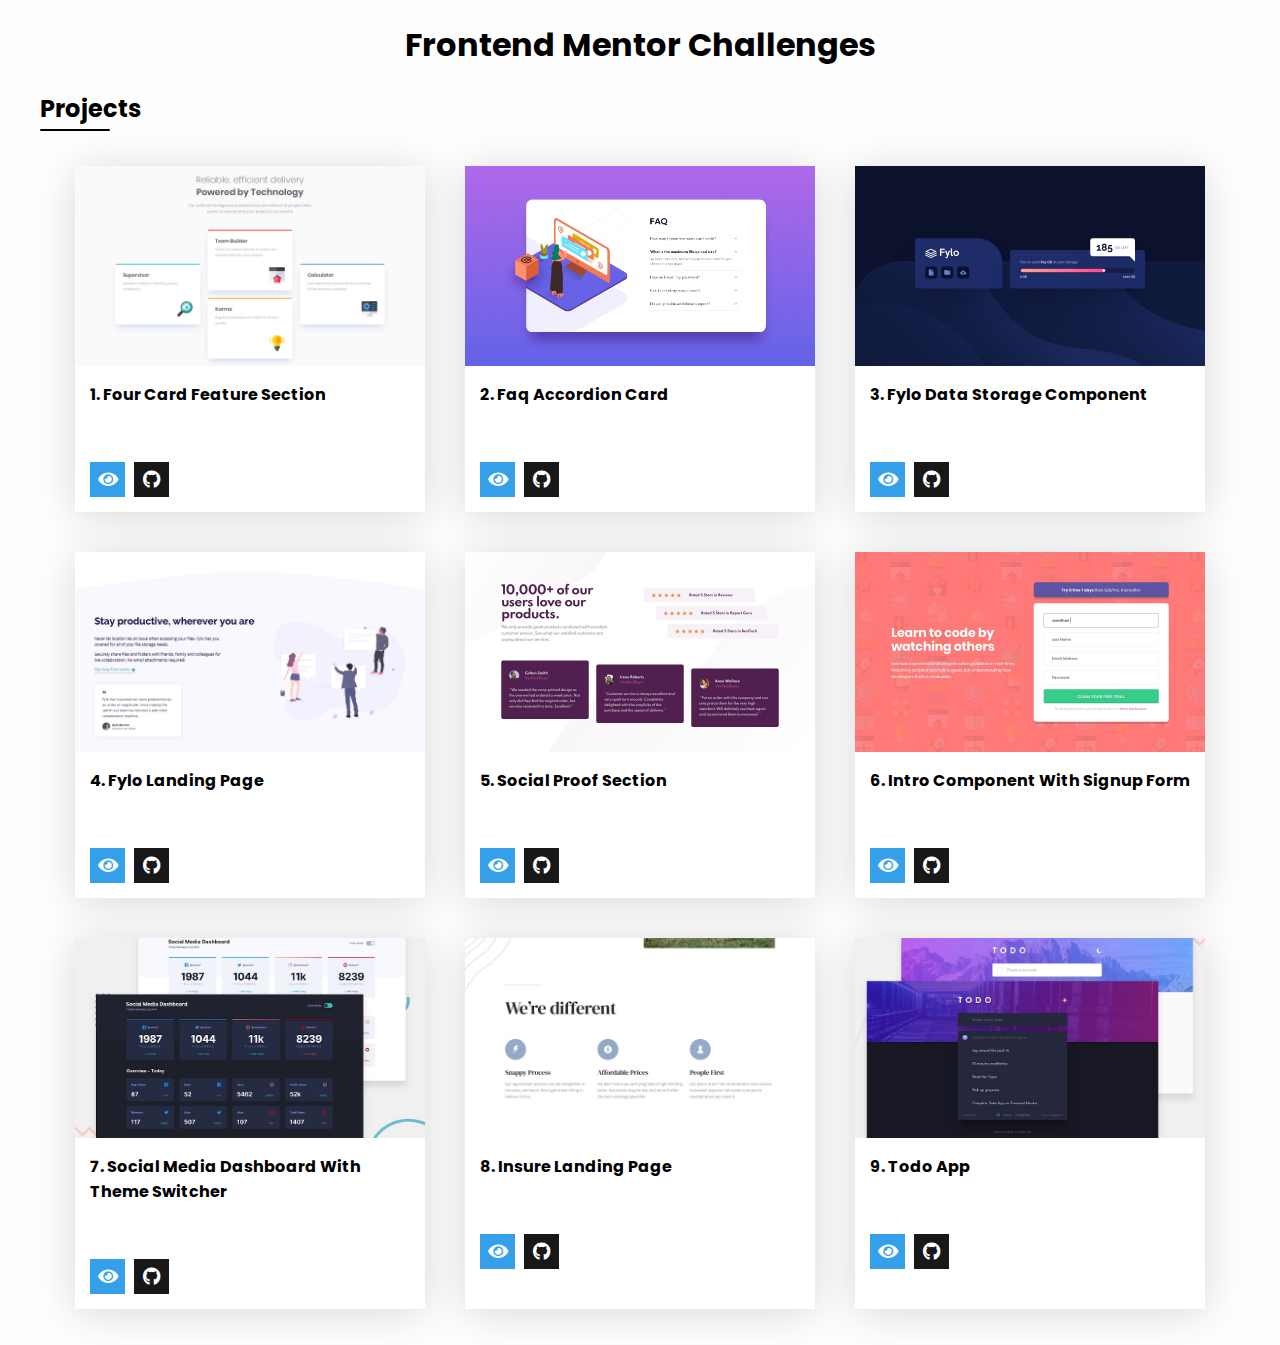
<file: index.html>
<!DOCTYPE html>
<html lang="en">

<head>
    <meta charset="utf-8">
    <meta http-equiv="X-UA-Compatible" content="IE=edge">
    <title>Frontend Mentor Projects</title>
    <meta name="description" content="">
    <meta name="viewport" content="width=device-width, initial-scale=1">
    <link rel="stylesheet" href="https://cdnjs.cloudflare.com/ajax/libs/font-awesome/5.12.1/css/all.min.css" />
    <link rel="stylesheet" href="./style.css">
</head>

<body>
    <header>
        <h1>Frontend Mentor Challenges</h1>
    </header>
    <main>
        <div class="container">

            <h2>Projects</h2>
            <ul id="list"></ul>
        </div>
    </main>

    <script src="./script.js" async defer></script>
</body>

</html>
</file>
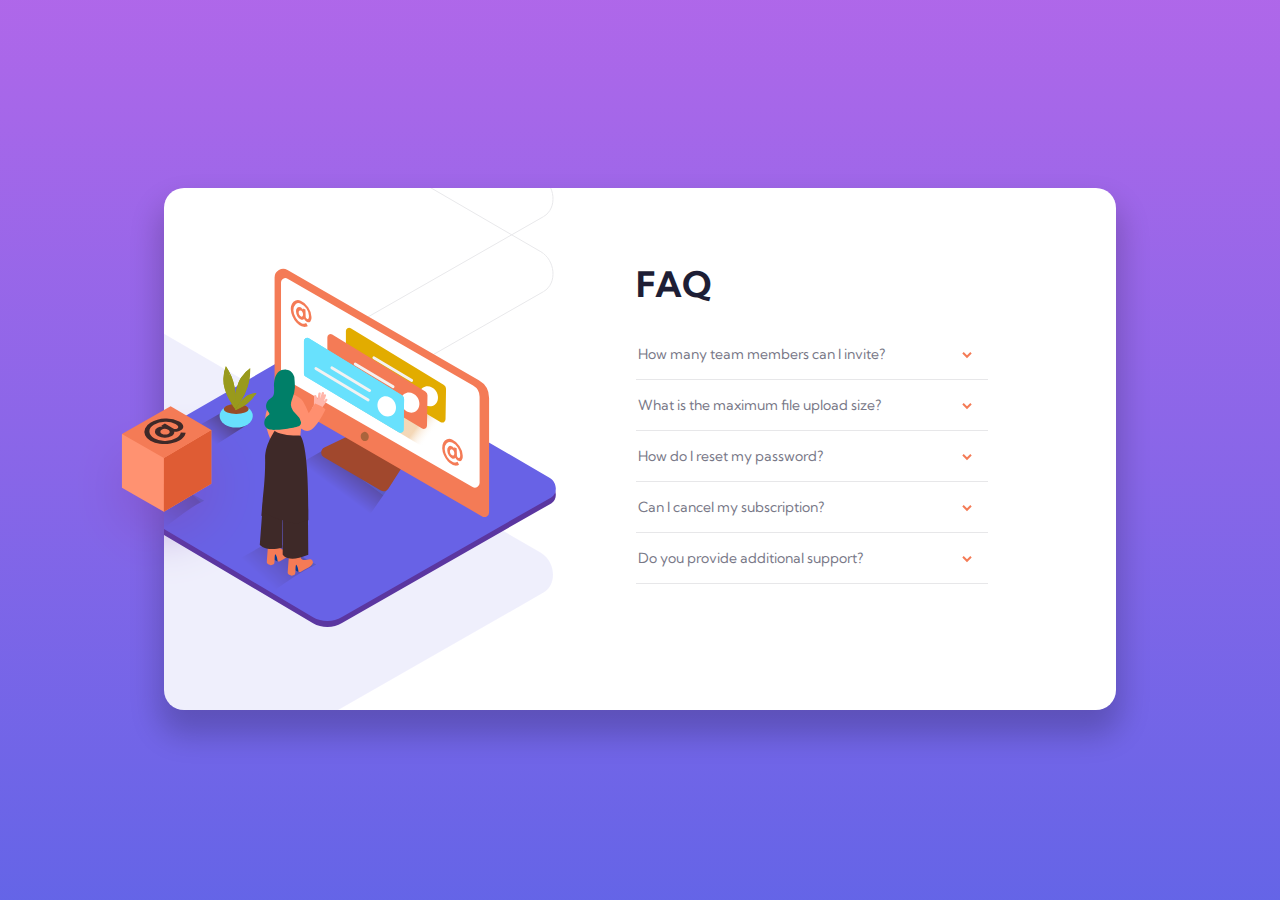
<file: faq-accordion-card/index.html>
<!DOCTYPE html>
<html lang="en">

<head>
  <meta charset="UTF-8">
  <meta name="viewport" content="width=device-width, initial-scale=1.0">
  <!-- displays site properly based on user's device -->

  <link rel="icon" type="image/png" sizes="32x32" href="./images/favicon-32x32.png">
  <link rel="stylesheet" href="style.css">

  <title>Frontend Mentor | FAQ Accordion Card</title>

</head>

<body>
  <div class="container">
    <div class="wrapper">

      <div class="item-1">
        <div class="illustration">
          <img class="desktop-illustration" src="./images/illustration-woman-online-desktop.svg" alt="illustration">
          <img class="mobile-illustration" src="./images/illustration-woman-online-mobile.svg" alt="illustration">
        </div>
        <img class="box" src="./images/illustration-box-desktop.svg" alt="box illustration">
      </div>

      <div class="faq">
        <h1>FAQ</h1>

        <button class="accordian">How many team members can I invite?</button>
        <div class="answer hidden">
          <p>You can invite up to 2 additional users on the Free plan. There is no limit on
            team members for the Premium plan.</p>
        </div>


        <button class="accordian">What is the maximum file upload size?</button>
        <div class="answer hidden">
          <p>No more than 2GB. All files in your account must fit your allotted storage space.</p>
        </div>

        <button class="accordian">How do I reset my password?</button>
        <div class="answer hidden">
          <p>
            Click “Forgot password” from the login page or “Change password” from your profile page.
            A reset link will be emailed to you.
          </p>
        </div>

        <button class="accordian">Can I cancel my subscription?</button>
        <div class="answer hidden">
          <p>Yes! Send us a message and we’ll process your request no questions asked.</p>
        </div>

        <button class="accordian">Do you provide additional support?</button>
        <div class="answer hidden">
          <p>Chat and email support is available 24/7. Phone lines are open during normal business hours.</p>
        </div>
      </div>

    </div>
  </div>


  <script src="script.js"></script>

</body>

</html>
</file>
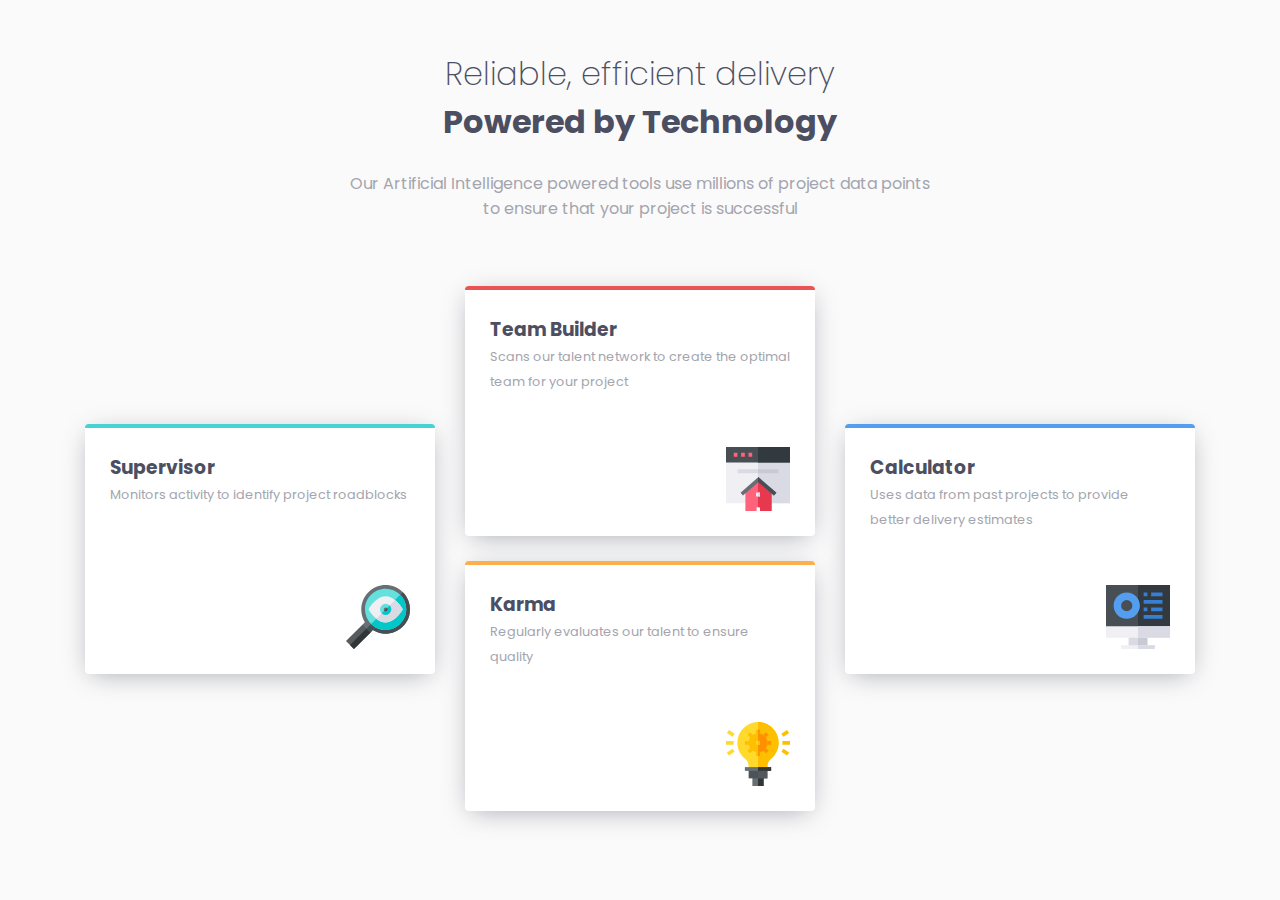
<file: four-card-feature-section/index.html>
<!DOCTYPE html>
<html lang="en">

<head>
  <meta charset="UTF-8">
  <meta name="viewport" content="width=device-width, initial-scale=1.0">
  <!-- displays site properly based on user's device -->

  <link rel="icon" type="image/png" sizes="32x32" href="./images/favicon-32x32.png">
  <link href="https://fonts.googleapis.com/css2?family=Poppins:wght@200;400;600&display=swap" rel="stylesheet">
  <link rel="stylesheet" href="style.css">

  <title>Frontend Mentor | Four card feature section</title>

  <!-- Feel free to remove these styles or customise in your own stylesheet 👍 -->
  <style>
    .attribution {
      font-size: 11px;
      text-align: center;
    }

    .attribution a {
      color: hsl(228, 45%, 44%);
    }
  </style>
</head>

<body>

  <div class="container">

    <div class="title">
      <h1>Reliable, efficient delivery</h1>
      <h1>Powered by Technology</h1>

      <p>
        Our Artificial Intelligence powered tools use millions of project data points
        to ensure that your project is successful
      </p>

    </div>

    <div class="wrapper">

      <div class="card supervisor">
        <h3>Supervisor</h3>
        <p>Monitors activity to identify project roadblocks</p>
        <img src="./images/icon-supervisor.svg" alt="supervisor icon">
      </div>

      <div class="sub-wrapper">

        <div class="card team-builder">
          <h3>Team Builder</h3>
          <p>Scans our talent network to create the optimal team for your project</p>
          <img src="./images/icon-team-builder.svg" alt="team builder icon">
        </div>

        <div class="card karma">
          <h3>Karma</h3>
          <p>Regularly evaluates our talent to ensure quality</p>
          <img src="./images/icon-karma.svg" alt="karma icon">
        </div>

      </div>
      <div class="card calculator">
        <h3>Calculator</h3>
        <p>Uses data from past projects to provide better delivery estimates</p>
        <img src="./images/icon-calculator.svg" alt="calculator icon">
      </div>
    </div>

  </div>

  
</body>

</html>
</file>
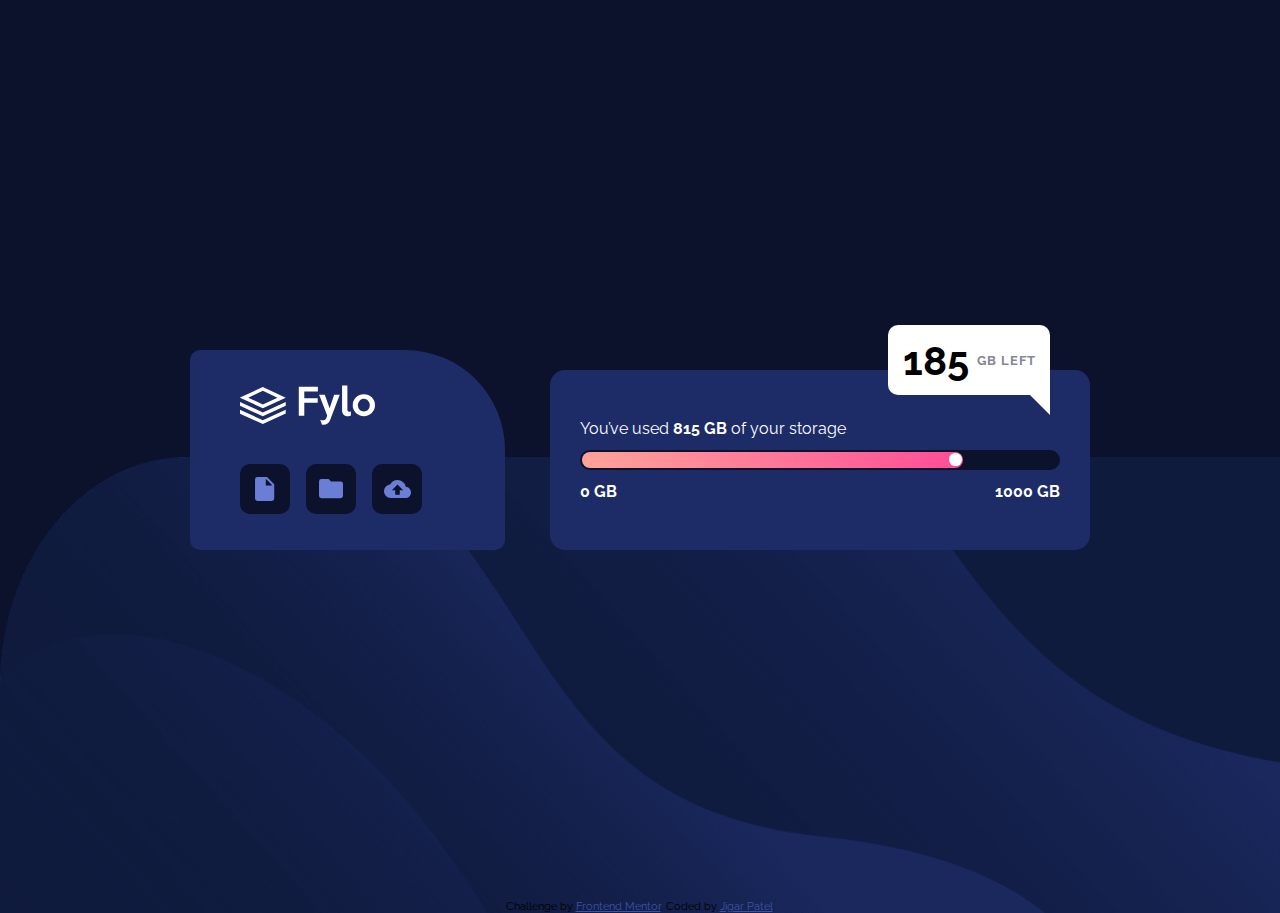
<file: fylo-data-storage-component/index.html>
<!DOCTYPE html>
<html lang="en">

<head>
  <meta charset="UTF-8">
  <meta name="viewport" content="width=device-width, initial-scale=1.0">
  <!-- displays site properly based on user's device -->
  <link href="https://fonts.googleapis.com/css2?family=Raleway:wght@400;700&display=swap" rel="stylesheet">
  <link rel="icon" type="image/png" sizes="32x32" href="./images/favicon-32x32.png">

  <title>Frontend Mentor | Fylo data storage component</title>
  <link rel="stylesheet" href="style.css">
  <!-- Feel free to remove these styles or customise in your own stylesheet 👍 -->
  <style>

  </style>
</head>

<body>

  <div class="container">
    
   <div class="wrapper">
      <div class="actions">
        <div class="logo">
          <img src="./images/logo.svg" alt="Logo">
        </div>
        <div class="icons">
          <div><img src="./images/icon-document.svg" alt="document icon" class="document"></div>
          <div><img src="./images/icon-folder.svg" alt="folder icon" class="folder"></div>
          <div><img src="./images/icon-upload.svg" alt="upload icon" class="upload"></div>
        </div>
  
      </div>
      <div class="progress-bar-container">
        <div class="data-left">
          <span>185</span>&nbsp;&nbsp;<p>GB LEFT</p>
        </div>
        <p> You’ve used <span>815 GB</span> of your storage</p>
        <div class="progress-bar">
          <div class="slider">
            <div class="slider-point"></div>
          </div>
        </div>
        <div class="slider-limits">
          <span>0 GB</span>
          <span>1000 GB</span>
        </div>
      </div>

   </div> 

  </div>
  <div class="attribution">
    Challenge by <a href="https://www.frontendmentor.io?ref=challenge" target="_blank">Frontend Mentor</a>.
    Coded by <a href="https://github.com/jigarp4tel">Jigar Patel</a>.
  </div>
</body>

</html>
</file>
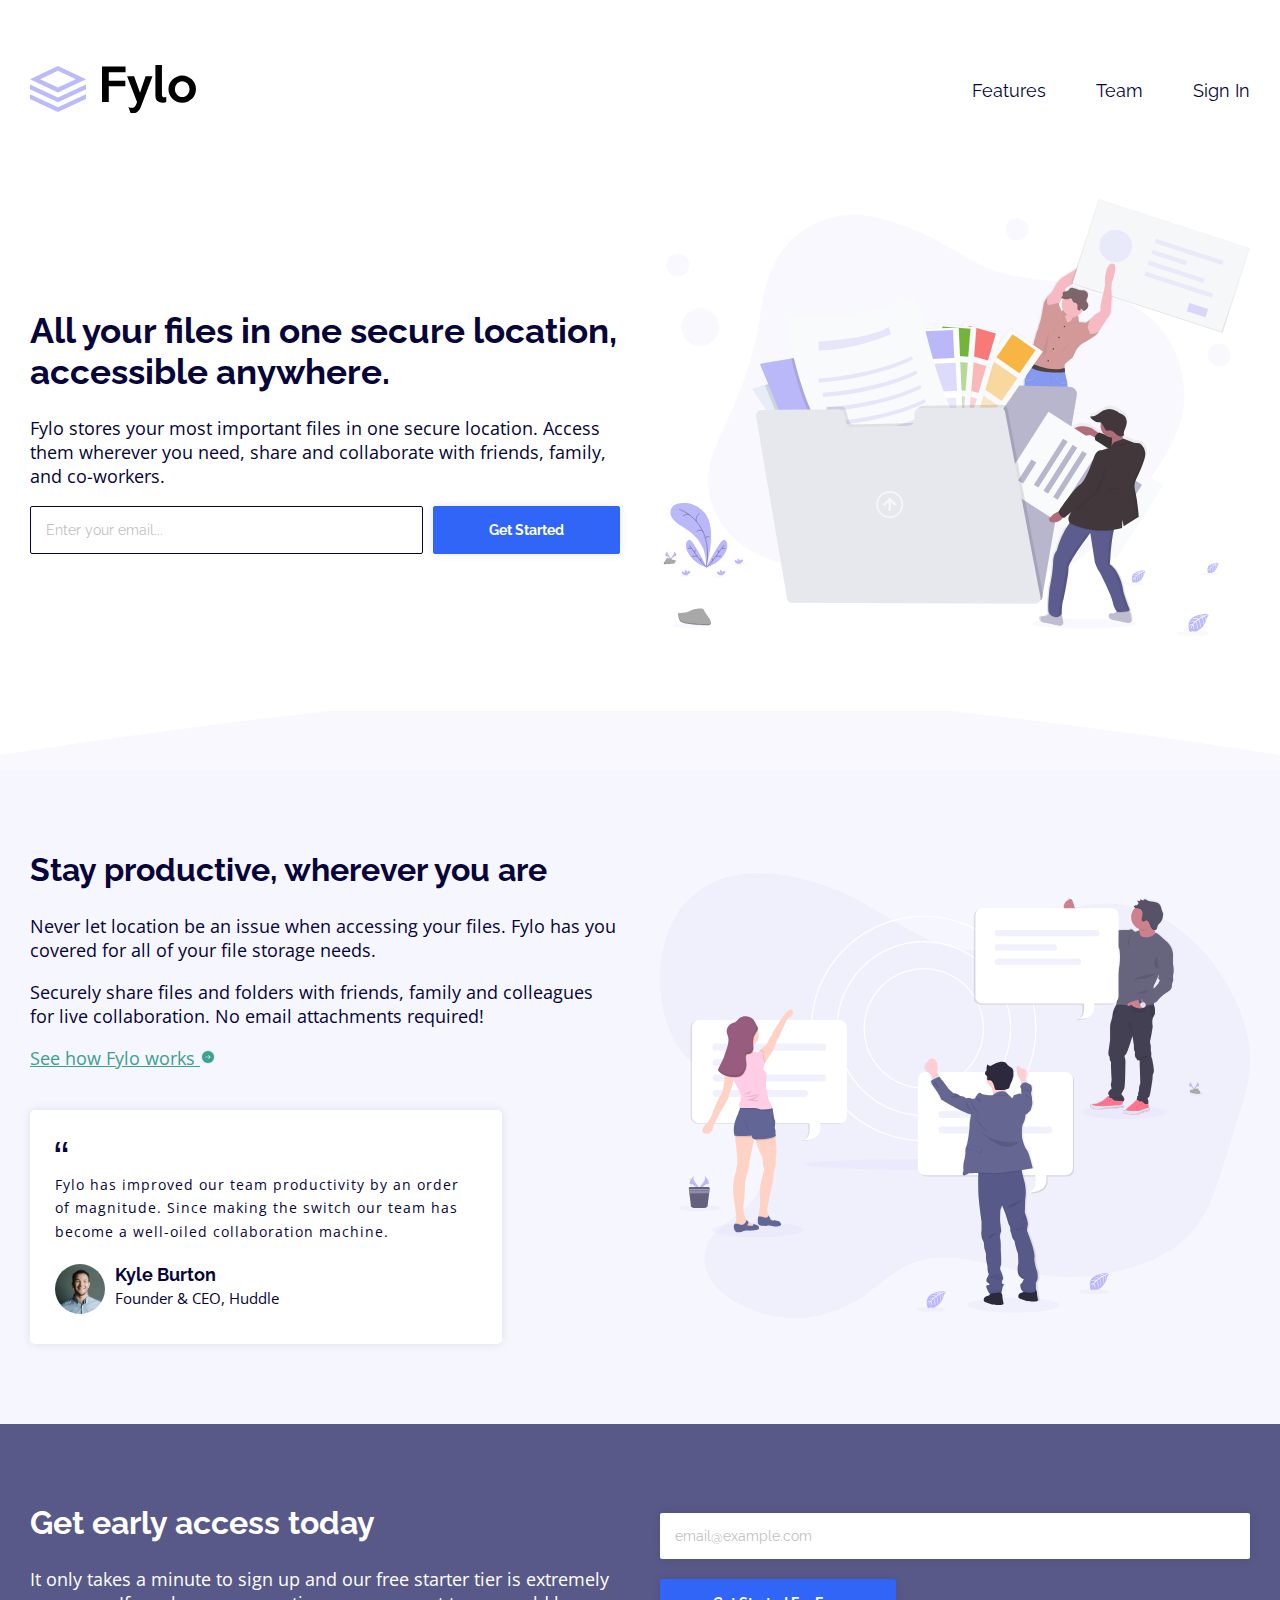
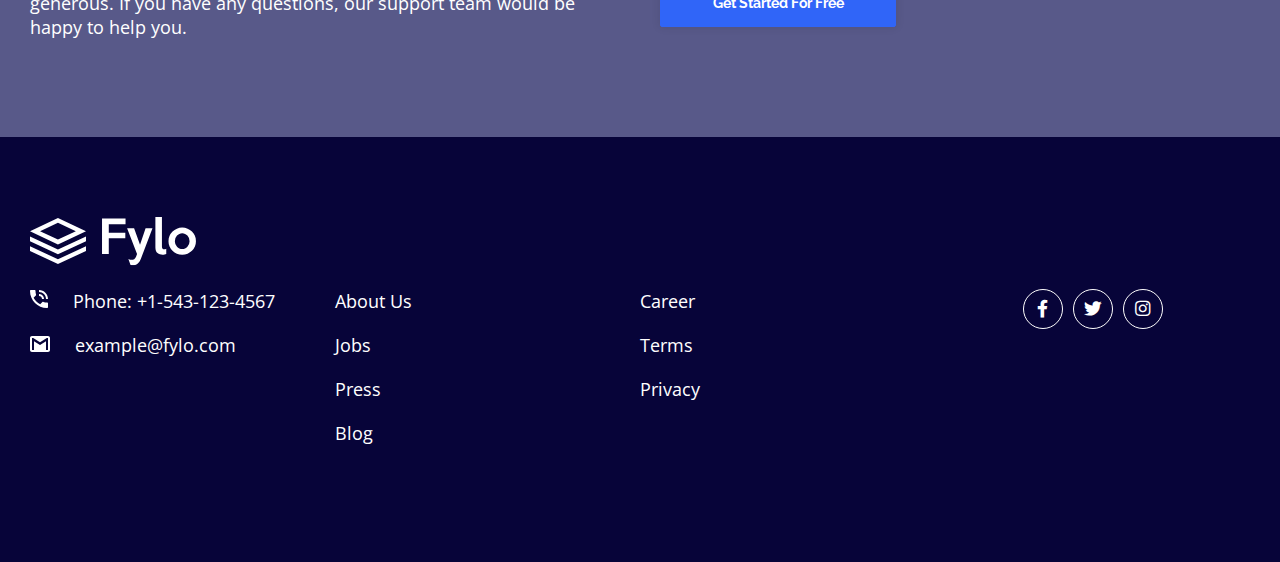
<file: fylo-landing-page/index.html>
<!DOCTYPE html>
<html lang="en">

<head>
  <meta charset="UTF-8">
  <meta name="viewport" content="width=device-width, initial-scale=1.0">
  <!-- displays site properly based on user's device -->

  <link rel="icon" type="image/png" sizes="32x32" href="./images/favicon-32x32.png">
  <link rel="preconnect" href="https://fonts.gstatic.com">
  <link href="https://fonts.googleapis.com/css2?family=Open+Sans&family=Raleway:wght@400;700&display=swap"
    rel="stylesheet">
    <link
			rel="stylesheet"
			href="https://cdnjs.cloudflare.com/ajax/libs/font-awesome/5.12.1/css/all.min.css"
		/>
  <link rel="stylesheet" href="style.css">


  <title>Frontend Mentor | Fylo landing page with two column layout</title>

</head>

<body>

  <header>
    <div class="container">
      <nav>
        <img src="./images/logo.svg" alt="Logo">
        <ul>
          <li><a href="#">Features</a></li>
          <li><a href="#">Team</a></li>
          <li><a href="#">Sign In</a></li>
        </ul>
      </nav>

      <div class="flex">
        <div>
          <h1>All your files in one secure location, accessible anywhere.</h1>
          <p>
            Fylo stores your most important files in one secure location.
            Access them wherever you need, share and collaborate with friends,
            family, and co-workers.
          </p>

          <form>
            <input type="text" placeholder="Enter your email...">
            <button>Get Started</button>
          </form>
        </div>
        <div>
          <img class="illustration"  src="./images/illustration-1.svg" alt="header-img">
        </div>

      </div>

    </div>
  </header>


  <section class="light-blueish">
    <div class="container">


      <div class="flex">
        <div>
          <h2>Stay productive, wherever you are</h2>
          <p>
            Never let location be an issue when accessing your files. Fylo has you
            covered for all of your file storage needs.
          </p>
          <p>
            Securely share files and folders with friends, family and colleagues for
            live collaboration. No email attachments required!
          </p>

          <a href="#">See how Fylo works
            <img src="./images/icon-arrow.svg" alt="icon arrow" />
          </a>

          <div class="testimonial-box">
            <img src="./images/icon-quotes.svg" alt="icon quotes" />
            <p>
              Fylo has improved our team productivity by an order of magnitude. Since
              making the switch our team has become a well-oiled collaboration machine.
            </p>
            <div class="user-info">
              <div>
                <img src="./images/avatar-testimonial.jpg" alt="user">
              </div>
              <div>
                <h4>
                  Kyle Burton
                </h4>
                <small>Founder & CEO, Huddle</small>
              </div>
            </div>

          </div>
        </div>

        <div>
          <img class="illustration" src="./images/illustration-2.svg" alt="section-img">
        </div>
      </div>


    </div>
  </section>


  <section class="blueish">
    <div class="container">
      <div class="flex">
        <div>
          <h2>Get early access today</h2>

          <p>
            It only takes a minute to sign up and our free starter tier is extremely generous.
            If you have any questions, our support team would be happy to help you.
          </p>

        </div>
        <div>
          <form>
            <input type="email" placeholder="email@example.com">
            <button>Get Started For Free</button>
          </form>
        </div>
      </div>
    </div>
  </section>



  <footer>
    <div class="container">
      <img src="./images/logo-white.svg" alt="logo" />

      <div class="flex align-start">
        <ul>
          <li><img class="contact" src="./images/icon-phone.svg" alt="phone"> Phone: +1-543-123-4567 </li>
          <li><img class="contact"  src="./images/icon-email.svg" alt="email"> example@fylo.com </li>
        </ul>
        <ul>
          <li> About Us </li>
          <li> Jobs </li>
          <li> Press </li>
          <li> Blog </li>
        </ul>

        <ul>
          <li> Career </li>
          <li> Terms </li>
          <li> Privacy </li>
        </ul>

        <ul class="social-media">
          <li>
            <a class="circle" href="#">
              <i class="fab fa-facebook-f"></i>
            </a>
          </li>
          <li>
            <a class="circle" href="#">
              <i class="fab fa-twitter"></i>
            </a>
          </li>
          <li>
            <a class="circle" href="#">
              <i class="fab fa-instagram"></i>
            </a>
          </li>
        </ul>
      </div>
    </div>
  </footer>

</body>

</html>
</file>
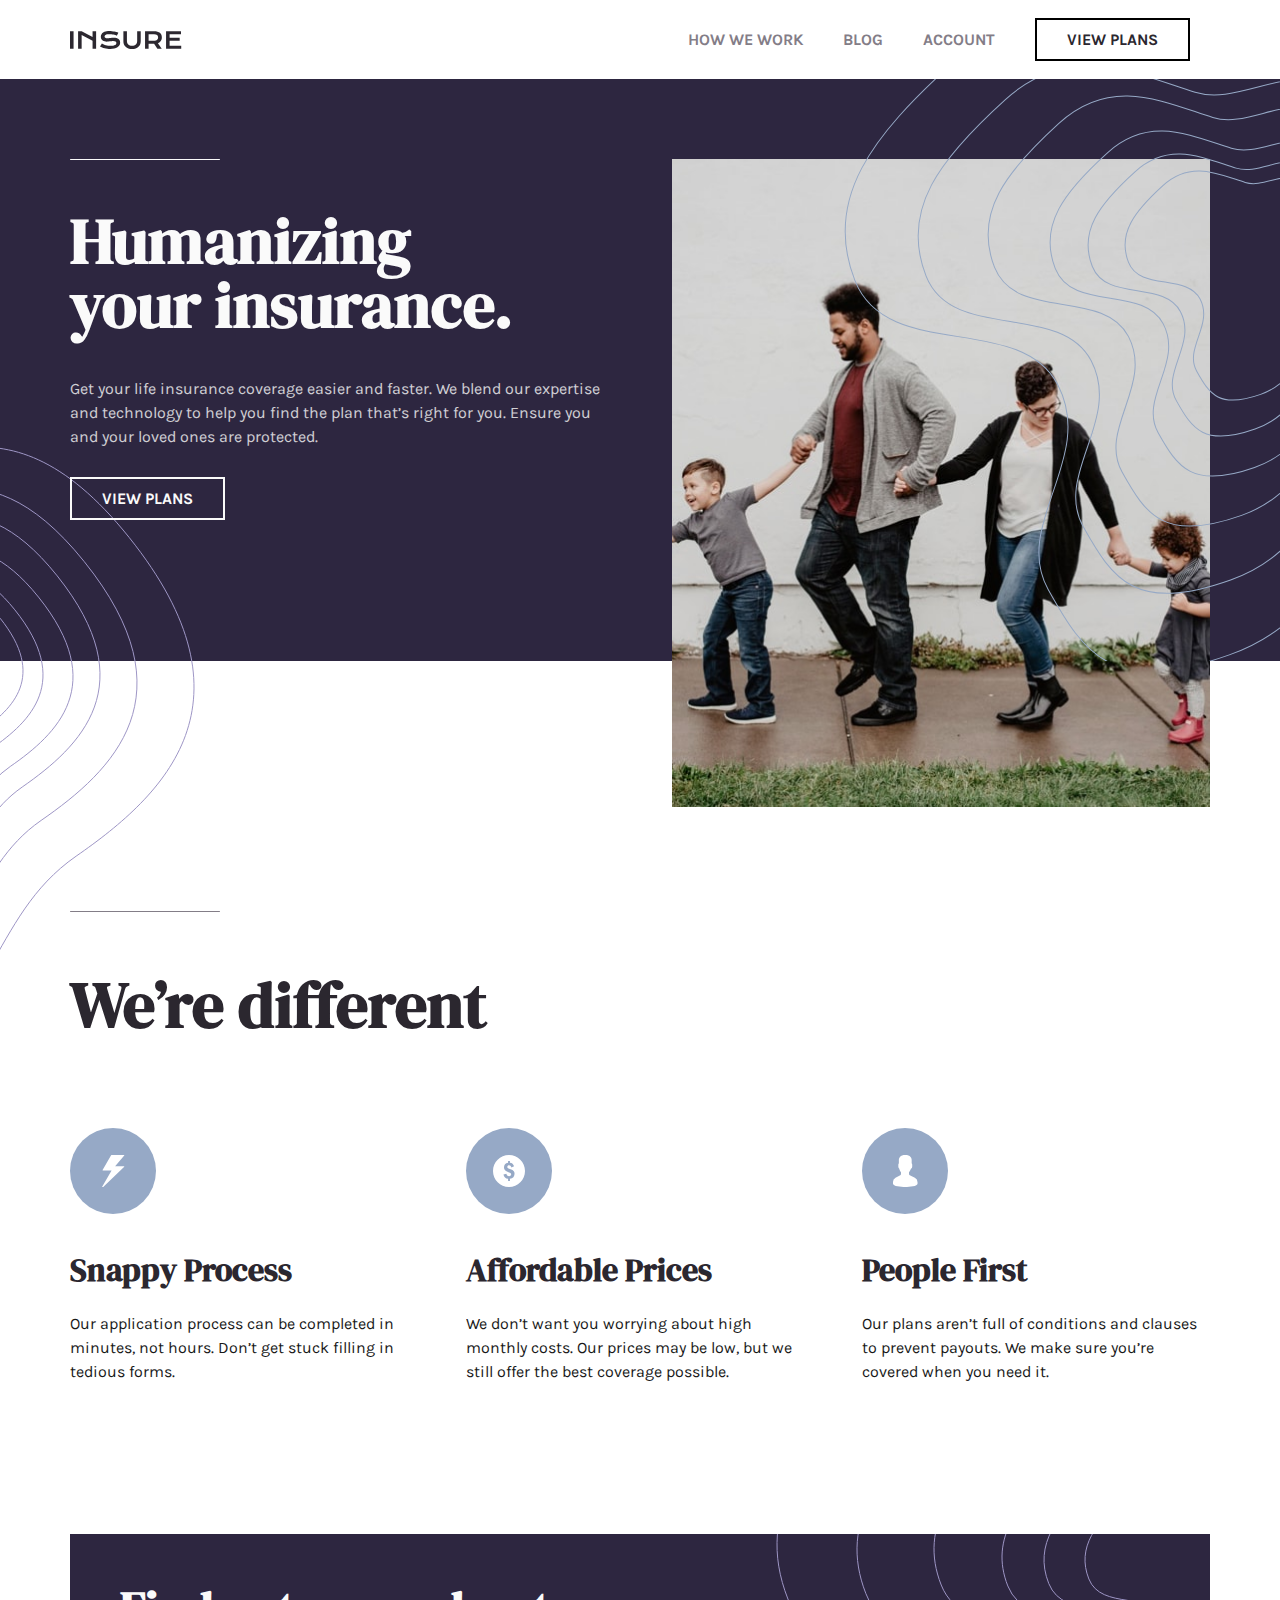
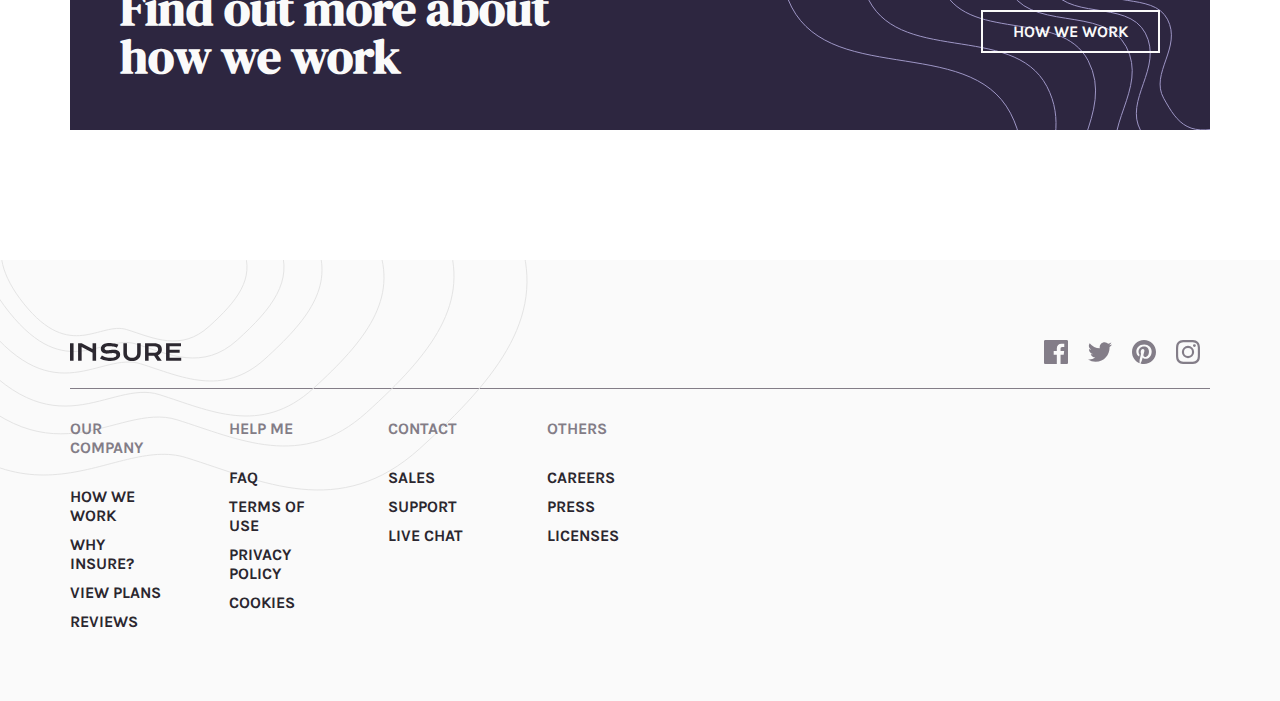
<file: insure-landing-page/index.html>
<!DOCTYPE html>
<html lang="en">

<head>
  <meta charset="UTF-8">
  <meta name="viewport" content="width=device-width, initial-scale=1.0">
  <!-- displays site properly based on user's device -->

  <link rel="icon" type="image/png" sizes="32x32" href="./images/favicon-32x32.png">
  <link rel="stylesheet" href="style.css">
  <title>Frontend Mentor | Insure landing page</title>

</head>

<body>

  <header>
    <div class="container">
      <nav>

        <img src="./images/logo.svg" alt="logo">

        <button class="hamburger" id="hamburger">
          <img class="open" src="./images/icon-hamburger.svg" alt="icon-hamburger" />
          <img class="close" src="./images/icon-close.svg" alt="icon-close" />
        </button>

        <ul id="menu">
          <li><a href="#">How we work</a></li>
          <li><a href="#">Blog</a></li>
          <li><a href="#">Account</a></li>
          <li><a href="#" class="btn dark-btn btn-reverse">View plans</a></li>
        </ul>

      </nav>
    </div>
  </header>

  <section id="intro" class="intro-bg">
    <div class="container">
      <div class="wrapper flex-start">
        <div class="left">
          <h1>Humanizing </h1>
          <h1>your insurance.</h1>
          <p>
            Get your life insurance coverage easier and faster. We blend our expertise
            and technology to help you find the plan that’s right for you. Ensure you
            and your loved ones are protected.
          </p>

          <a href="#" class="btn light-btn">View plans</a>
        </div>
        <div class="right"><img src="./images/image-intro-desktop.jpg" alt="intro"></div>
      </div>
    </div>
  </section>

  <section id="different">
    <div class="container">
      <h2>We’re different</h2>

      <div class="grid-wrapper">
        <div class="tile">
          <img src="./images/icon-snappy-process.svg" alt="icon snappy process">
          <h4>Snappy Process</h4>

          <p>
            Our application process can be completed in minutes, not hours. Don’t get
            stuck filling in tedious forms.
          </p>
        </div>

        <div class="tile">
          <img src="./images/icon-affordable-prices.svg" alt="icon-affordable-prices">
          <h4>Affordable Prices</h4>

          <p>
            We don’t want you worrying about high monthly costs. Our prices may be low,
            but we still offer the best coverage possible.
          </p>
        </div>

        <div class="tile">
          <img src="./images/icon-people-first.svg" alt="icon-people-first">
          <h4>People First</h4>

          <p>
            Our plans aren’t full of conditions and clauses to prevent payouts. We make
            sure you’re covered when you need it.
          </p>
        </div>
      </div>
    </div>
  </section>


  <section id="how-we-work">

    <div class="container">
      <div class="wrapper flex-center how-we-work-bg">
        <h3>Find out more about how we work</h3>
        <a href="#" class="btn light-btn">How we work</a>
      </div>

  </section>



  <footer class="footer-bg">
    <div class="container">

      <div class="social wrapper">
        <div><img src="./images/logo.svg" alt="logo"></div>
        <ul>
          <li><a href="#"><img src="./images/icon-facebook.svg" alt="facebook"></a></li>
          <li><a href="#"><img src="./images/icon-twitter.svg" alt="twitter"></a></li>
          <li><a href="#"><img src="./images/icon-pinterest.svg" alt="pinterest"></a></li>
          <li><a href="#"><img src="./images/icon-instagram.svg" alt="instagram"></a></li>
        </ul>
      </div>


      <div class="wrapper footer-links">
        <div>
          <h5>Our company</h5>

          <ul>
            <li><a href="#">How we work</a></li>
            <li><a href="#">Why Insure?</a></li>
            <li><a href="#">View plans</a></li>
            <li><a href="#">Reviews</a></li>
          </ul>
        </div>

        <div>
          <h5>Help me</h5>

          <ul>

            <li><a href="#">FAQ</a></li>
            <li><a href="#">Terms of use</a></li>
            <li><a href="#">Privacy policy</a></li>
            <li><a href="#">Cookies</a></li>
          </ul>
        </div>

        <div>
          <h5>Contact</h5>
          <ul>
            <li><a href="#">Sales</a></li>
            <li><a href="#">Support</a></li>
            <li><a href="#">Live chat</a></li>
          </ul>
        </div>

        <div>
          <h5>Others</h5>
          <ul>
            <li><a href="#">Careers</a></li>
            <li><a href="#">Press</a></li>
            <li><a href="#">Licenses</a></li>
          </ul>
        </div>
      </div>
    </div>
  </footer>

<script src="script.js"></script>

</body>

</html>
</file>
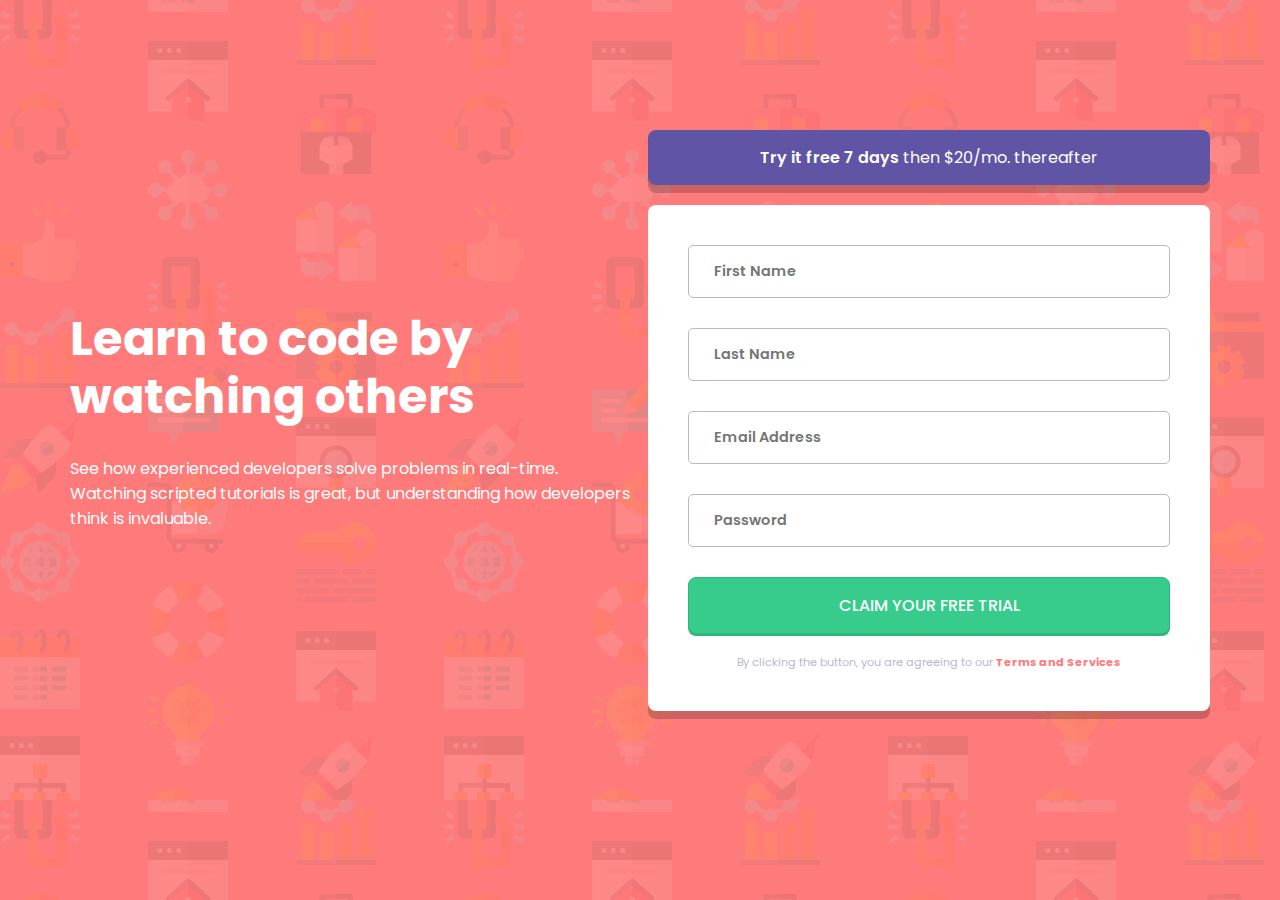
<file: intro-component-with-signup-form/index.html>
<!DOCTYPE html>
<html lang="en">

<head>
  <meta charset="UTF-8">
  <meta name="viewport" content="width=device-width, initial-scale=1.0">
  <!-- displays site properly based on user's device -->

  <link rel="icon" type="image/png" sizes="32x32" href="./images/favicon-32x32.png">
  <link rel="stylesheet" href="style.css">

  <title>Frontend Mentor | Intro component with sign up form</title>


</head>

<body>

  <div class="container">
    <div class="wrapper">
      <div class="grid-item left">
        <h1> Learn to code by watching others</h1>

        <p>
          See how experienced developers solve problems in real-time. Watching scripted tutorials is great,
          but understanding how developers think is invaluable.
        </p>
      </div>

      <div class="grid-item">
        <button class="blue" disabled><span>Try it free 7 days</span> then $20/mo. thereafter</button>

        <form action="#" method="POST" id="form">

          <div class="form-control">
            <input type="text" placeholder="First Name" name="firstname" id="firstname" />
            <img src="./images/icon-error.svg" alt="error-icon" />
            <small></small>
          </div>

          <div class="form-control">
            <input type="text" placeholder="Last Name" name="lastname" id="lastname" />
            <img src="./images/icon-error.svg" alt="error-icon" />
            <small></small>
          </div>

          <div class="form-control">
            <input type="email" placeholder="Email Address" name="email" id="email" />
            <img src="./images/icon-error.svg" alt="error-icon" />
            <small></small>
          </div>

          <div class="form-control">
            <input type="password" placeholder="Password" name="password" id="password" />
            <img src="./images/icon-error.svg" alt="error-icon" />
            <small></small>
          </div>

          <button class="green-btn">Claim your free trial</button>
          <p>By clicking the button, you are agreeing to our <a href="#">Terms and Services</a></p>
        </form>


      </div>
    </div>
  </div>

  <script src="script.js"></script>
</body>

</html>
</file>
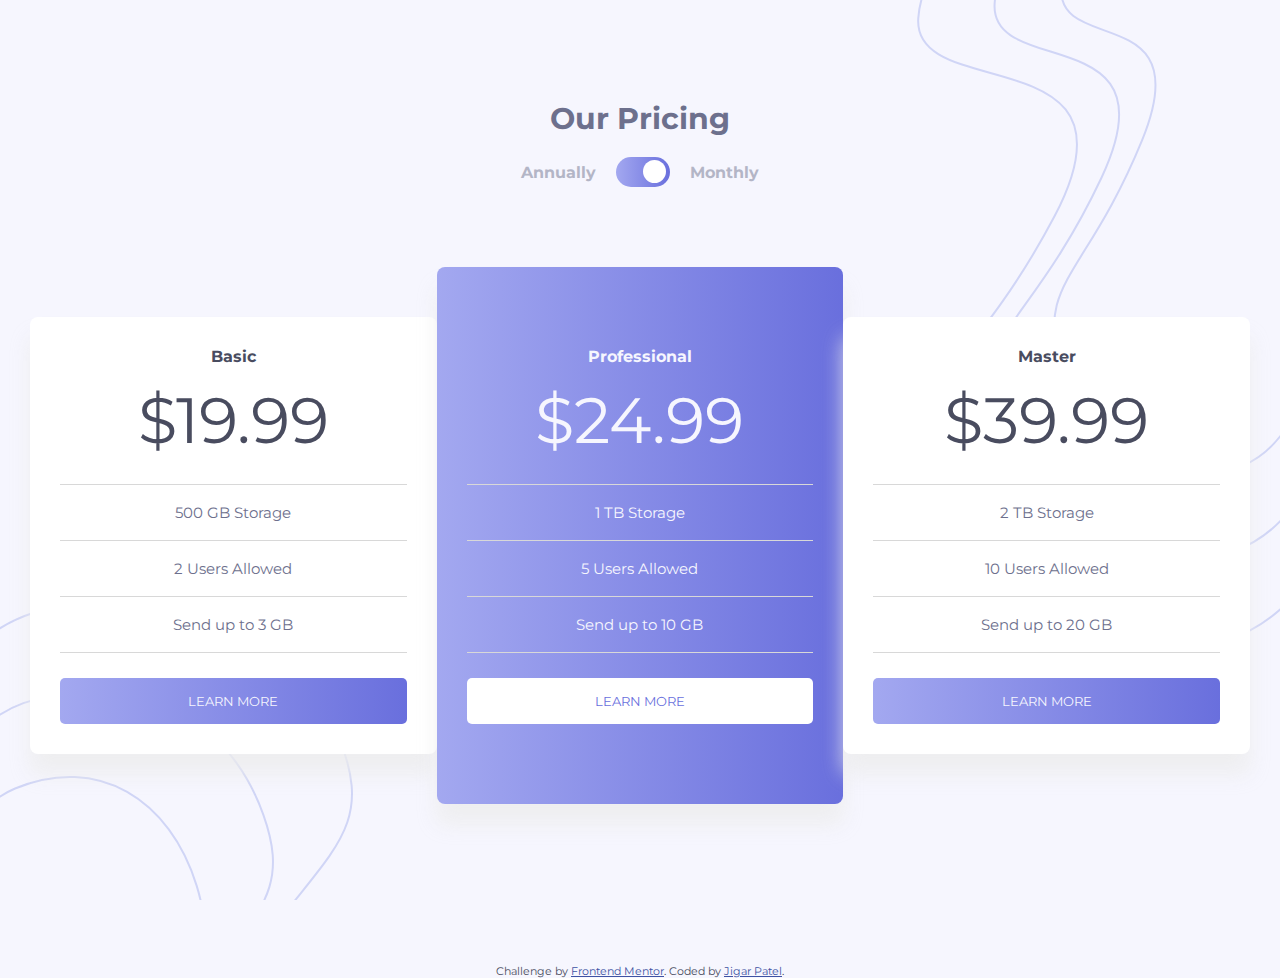
<file: pricing-component-with-toggle/index.html>
<!DOCTYPE html>
<html lang="en">

<head>
  <meta charset="UTF-8">
  <meta name="viewport" content="width=device-width, initial-scale=1.0">
  <!-- displays site properly based on user's device -->

  <link rel="icon" type="image/png" sizes="32x32" href="./images/favicon-32x32.png">

  <title>Frontend Mentor | Pricing Component</title>
  <link rel="stylesheet" href="style.css">

  <!-- Feel free to remove these styles or customise in your own stylesheet 👍 -->
  <style>
    .attribution {
      font-size: 11px;
      text-align: center;
    }

    .attribution a {
      color: hsl(228, 45%, 44%);
    }
  </style>
</head>

<body>

  <div class="container">
    <div class="top-div">
      <h1>Our Pricing</h1>     
      
      <div class="price-switch-wrapper">
        <strong>Annually</strong>
        <label class="price-switch" for="checkbox">
          <input type="checkbox" id="checkbox">
          <span class="slider round"></span>
        </label>
        <strong>Monthly</strong>
      </div>
    </div>

    <div class="card-wrapper">
      <div class="pricing-card">
        <h3>Basic</h3>
        <div class="price">
          <div class="price-monthly">&dollar;19.99</div>
          <div class="price-anually">&dollar;199.99</div>
        </div>
        
        <ul>
          <li>500 GB Storage</li>
          <li>2 Users Allowed</li>
          <li>Send up to 3 GB</li>
        </ul>
        <button>Learn More</button>
      </div>

      <div class="pricing-card">
        <h3>Professional</h3>
        <div class="price">
          <div class="price-monthly">&dollar;24.99</div>
          <div class="price-anually">&dollar;249.99</div>
        </div>
        <ul>
          <li>1 TB Storage</li>
          <li>5 Users Allowed</li>
          <li>Send up to 10 GB</li>
        </ul>
        <button class="center-btn">Learn More</button>
      </div>

      <div class="pricing-card">
        <h3>Master</h3>
        <div class="price">
          <div class="price-monthly">&dollar;39.99</div>
          <div class="price-anually">&dollar;399.99</div>
        </div>
        <ul>
          <li> 2 TB Storage</li>
          <li>10 Users Allowed</li>
          <li>Send up to 20 GB</li>
        </ul>
        <button>Learn More</button>
      </div>
    </div>
  </div>

  <div class="attribution">
    Challenge by <a href="https://www.frontendmentor.io?ref=challenge" target="_blank">Frontend Mentor</a>.
    Coded by <a href="#">Jigar Patel</a>.
  </div>

  <script src="script.js"></script>
</body>

</html>
</file>
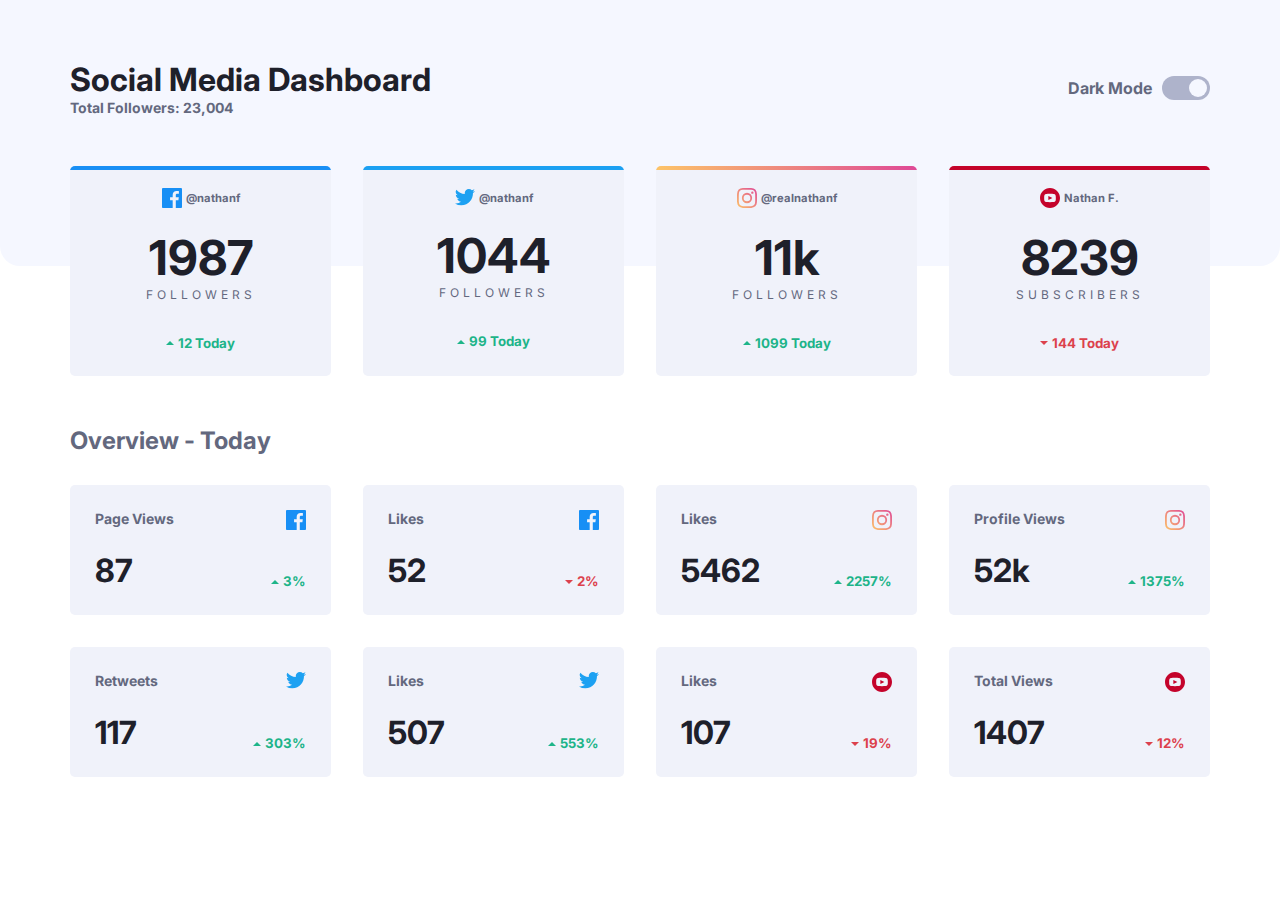
<file: social-media-dashboard-with-theme-switcher/index.html>
<!DOCTYPE html>
<html lang="en">

<head>
  <meta charset="UTF-8">
  <meta name="viewport" content="width=device-width, initial-scale=1.0">
  <!-- displays site properly based on user's device -->

  <link rel="icon" type="image/png" sizes="32x32" href="./images/favicon-32x32.png">
  <link rel="stylesheet" href="style.css">

  <title>Frontend Mentor | [Challenge Name Here]</title>

  <!-- Feel free to remove these styles or customise in your own stylesheet 👍 -->

</head>

<body>

  <header>
    <div class="container">
      <nav>
        <div>
          <h1>Social Media Dashboard</h1>
          <h5>Total Followers: 23,004</h5>
        </div>

        <div class="theme-switch-wrapper">
          <strong>Dark Mode</strong>
          <label class="theme-switch" for="checkbox">
            <input type="checkbox" id="checkbox">
            <span class="slider round"></span>
          </label>
        </div>
      </nav>
    </div>
  </header>

  <div class="container">
    <div class="social-wrapper">
      <div class="social-card light-bg facebook">
        <div class="social-icon">
          <img src="./images/icon-facebook.svg" alt="facebook">
          <span>@nathanf</span>
        </div>
        <h2>1987</h2>
        <p>Followers</p>

        <div class="social-current-count count-up">
          <img src="./images/icon-up.svg" alt="icon-up">
          <small>12 Today</small></div>
      </div>

      <div class="social-card light-bg twitter">
        <div class="social-icon">
          <img src="./images/icon-twitter.svg" alt="twitter">
          <span>@nathanf</span>
        </div>
        <h2>1044</h2>
        <p>Followers</p>

        <div class="social-current-count count-up">
          <img src="./images/icon-up.svg" alt="icon-up">
          <small>99 Today</small>
        </div>
      </div>

      <div class="social-card light-bg instagram">
        <div class="social-icon">
          <img src="./images/icon-instagram.svg" alt="instagram">
          <span>@realnathanf</span>
        </div>
        <h2>11k</h2>
        <p>Followers</p>
        <div class="social-current-count count-up">
          <img src="./images/icon-up.svg" alt="icon-up">
          <small>1099 Today</small>
        </div>
      </div>

      <div class="social-card light-bg youtube">
        <div class="social-icon">
          <img src="./images/icon-youtube.svg" alt="youtube">
          <span>Nathan F.</span>
        </div>
        <h2>8239</h2>
        <p>Subscribers</p>
        <div class="social-current-count count-down">
          <img src="./images/icon-down.svg" alt="icon-down">
          <small>144 Today</small></div>
      </div>
    </div>



    <div class="stats-container">
      <h2>Overview - Today</h2>

      <div class="stats-wrapper">
        <div class="stats-card light-bg">
          <h5>Page Views</h5>
          <img src="./images/icon-facebook.svg" alt="facebook-icon">
          <h3>87</h3>
          <div class="stats-count count-up">
            <img src="./images/icon-up.svg" alt="icon-up">
            <small>3%</small>
          </div>
        </div>

        <div class="stats-card light-bg">
          <h5>Likes</h5>
          <img src="./images/icon-facebook.svg" alt="facebook-icon">
          <h3>52</h3>
          <div class="stats-count count-down">
            <img src="./images/icon-down.svg" alt="icon-down">
            <small>2%</small>
          </div>

        </div>

        <div class="stats-card light-bg">
          <h5>Likes</h5>
          <img src="./images/icon-instagram.svg" alt="instagram-icon">
          <h3>5462</h3>
          <div class="stats-count count-up">
            <img src="./images/icon-up.svg" alt="icon-up">
            <small>2257%</small>
          </div>

        </div>

        <div class="stats-card light-bg">
          <h5>Profile Views</h5>
          <img src="./images/icon-instagram.svg" alt="instagram-icon">
          <h3>52k</h3>
          <div class="stats-count count-up">
            <img src="./images/icon-up.svg" alt="icon-up">
            <small>1375%</small>
          </div>

        </div>

        <div class="stats-card light-bg">
          <h5>Retweets</h5>
          <img src="./images/icon-twitter.svg" alt="twitter-icon">
          <h3>117</h3>
          <div class="stats-count count-up">
            <img src="./images/icon-up.svg" alt="icon-up">
            <small>303%</small>
          </div>

        </div>

        <div class="stats-card light-bg">
          <h5>Likes</h5>
          <img src="./images/icon-twitter.svg" alt="twitter-icon">
          <h3>507</h3>
          <div class="stats-count count-up">
            <img src="./images/icon-up.svg" alt="icon-up">
            <small>553%</small>
          </div>

        </div>

        <div class="stats-card light-bg">
          <h5> Likes</h5>
          <img src="./images/icon-youtube.svg" alt="youtube-icon">
          <h3>107</h3>
          <div class="stats-count count-down">
            <img src="./images/icon-down.svg" alt="icon-down">
            <small>19%</small>
          </div>

        </div>

        <div class="stats-card light-bg">
          <h5>Total Views</h5>
          <img src="./images/icon-youtube.svg" alt="youtube-icon">
          <h3>1407</h3>
          <div class="stats-count count-down">
            <img src="./images/icon-down.svg" alt="icon-down">
            <small>12%</small>
          </div>

        </div>
      </div>
    </div>
  </div>

  <script src="script.js"></script>
</body>

</html>
</file>
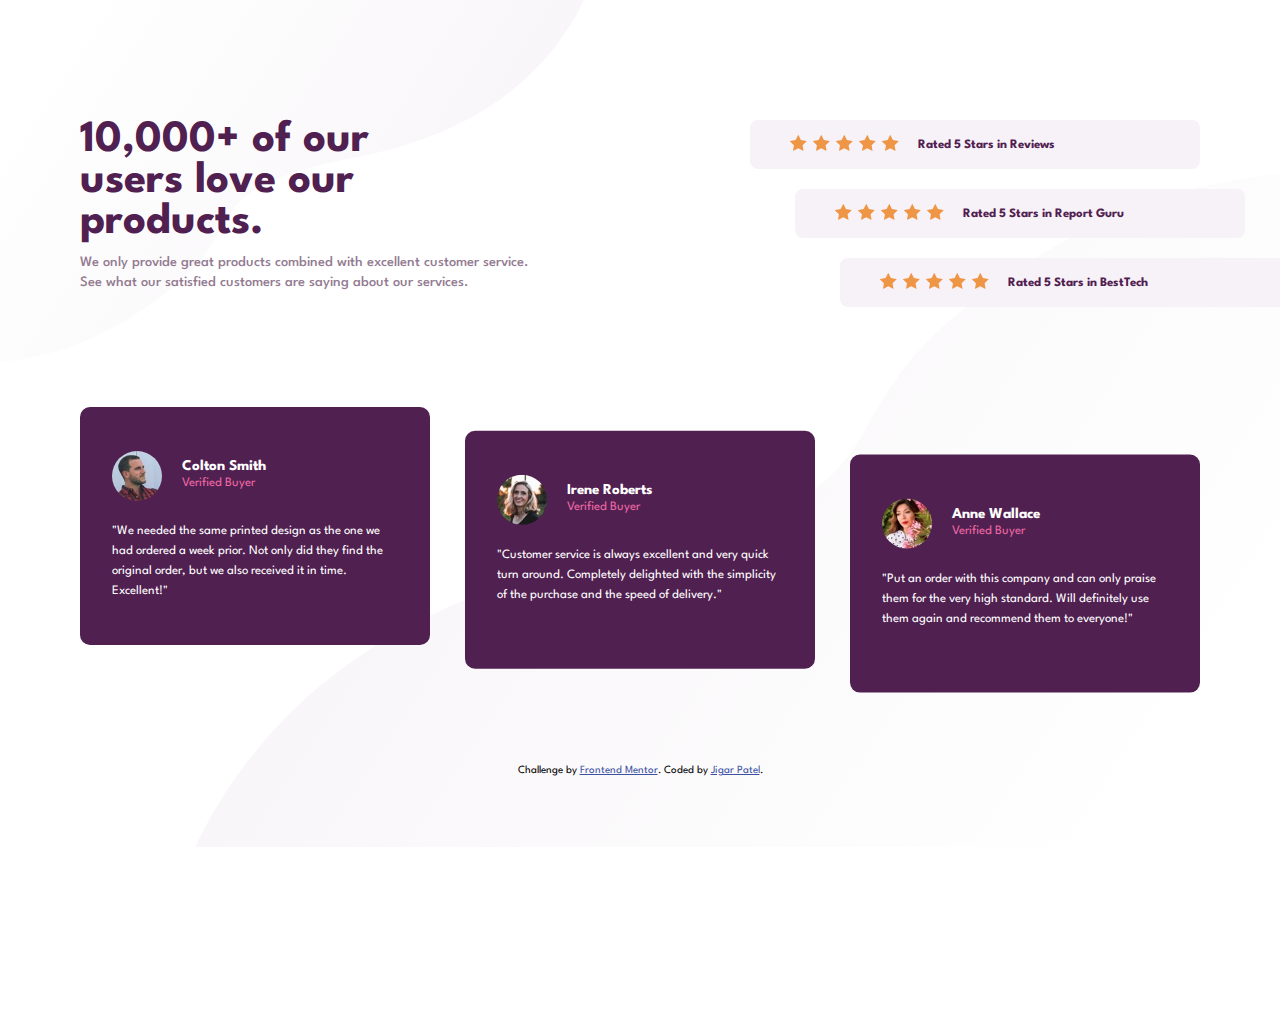
<file: social-proof-section/index.html>
<!DOCTYPE html>
<html lang="en">

<head>
  <meta charset="UTF-8" />
  <meta name="viewport" content="width=device-width, initial-scale=1.0" />
  <!-- displays site properly based on user's device -->

  <link rel="icon" type="image/png" sizes="32x32" href="./images/favicon-32x32.png" />

  <title>Frontend Mentor | Social proof section</title>
  <link rel="stylesheet" href="style.css">
  <link href="https://fonts.googleapis.com/css2?family=Spartan:wght@400;500;700&display=swap" rel="stylesheet" />


</head>

<body>
  <div class="top-section container">
    <div class="intro">
      <h1>10,000+ of our users love our products.</h1>

      <p>
        We only provide great products combined with excellent customer service.
        See what our satisfied customers are saying about our services.
      </p>
    </div>

    <div class="ratings">

      <div class="ratings-card">
        <div class="stars">
          <svg width="17" height="16" xmlns="http://www.w3.org/2000/svg">
            <path
              d="M16.539 6.097a.297.297 0 00-.24-.202l-5.36-.779L8.542.26a.296.296 0 00-.53 0L5.613 5.117l-5.36.779a.297.297 0 00-.165.505l3.88 3.78-.917 5.34a.297.297 0 00.43.312l4.795-2.52 4.794 2.52a.296.296 0 00.43-.313l-.916-5.338L16.464 6.4c.08-.08.11-.197.075-.304z"
              fill="#EF9546" fill-rule="nonzero" /></svg>&nbsp;
          <svg width="17" height="16" xmlns="http://www.w3.org/2000/svg">
            <path
              d="M16.539 6.097a.297.297 0 00-.24-.202l-5.36-.779L8.542.26a.296.296 0 00-.53 0L5.613 5.117l-5.36.779a.297.297 0 00-.165.505l3.88 3.78-.917 5.34a.297.297 0 00.43.312l4.795-2.52 4.794 2.52a.296.296 0 00.43-.313l-.916-5.338L16.464 6.4c.08-.08.11-.197.075-.304z"
              fill="#EF9546" fill-rule="nonzero" /></svg>&nbsp;
          <svg width="17" height="16" xmlns="http://www.w3.org/2000/svg">
            <path
              d="M16.539 6.097a.297.297 0 00-.24-.202l-5.36-.779L8.542.26a.296.296 0 00-.53 0L5.613 5.117l-5.36.779a.297.297 0 00-.165.505l3.88 3.78-.917 5.34a.297.297 0 00.43.312l4.795-2.52 4.794 2.52a.296.296 0 00.43-.313l-.916-5.338L16.464 6.4c.08-.08.11-.197.075-.304z"
              fill="#EF9546" fill-rule="nonzero" /></svg>&nbsp;
          <svg width="17" height="16" xmlns="http://www.w3.org/2000/svg">
            <path
              d="M16.539 6.097a.297.297 0 00-.24-.202l-5.36-.779L8.542.26a.296.296 0 00-.53 0L5.613 5.117l-5.36.779a.297.297 0 00-.165.505l3.88 3.78-.917 5.34a.297.297 0 00.43.312l4.795-2.52 4.794 2.52a.296.296 0 00.43-.313l-.916-5.338L16.464 6.4c.08-.08.11-.197.075-.304z"
              fill="#EF9546" fill-rule="nonzero" /></svg>&nbsp;
          <svg width="17" height="16" xmlns="http://www.w3.org/2000/svg">
            <path
              d="M16.539 6.097a.297.297 0 00-.24-.202l-5.36-.779L8.542.26a.296.296 0 00-.53 0L5.613 5.117l-5.36.779a.297.297 0 00-.165.505l3.88 3.78-.917 5.34a.297.297 0 00.43.312l4.795-2.52 4.794 2.52a.296.296 0 00.43-.313l-.916-5.338L16.464 6.4c.08-.08.11-.197.075-.304z"
              fill="#EF9546" fill-rule="nonzero" /></svg>&nbsp; &emsp;
        </div>
        <p>Rated 5 Stars in Reviews</p>
      </div>

      <div class="ratings-card">
        <div class="stars">
          <svg width="17" height="16" xmlns="http://www.w3.org/2000/svg">
            <path
              d="M16.539 6.097a.297.297 0 00-.24-.202l-5.36-.779L8.542.26a.296.296 0 00-.53 0L5.613 5.117l-5.36.779a.297.297 0 00-.165.505l3.88 3.78-.917 5.34a.297.297 0 00.43.312l4.795-2.52 4.794 2.52a.296.296 0 00.43-.313l-.916-5.338L16.464 6.4c.08-.08.11-.197.075-.304z"
              fill="#EF9546" fill-rule="nonzero" /></svg>&nbsp;
          <svg width="17" height="16" xmlns="http://www.w3.org/2000/svg">
            <path
              d="M16.539 6.097a.297.297 0 00-.24-.202l-5.36-.779L8.542.26a.296.296 0 00-.53 0L5.613 5.117l-5.36.779a.297.297 0 00-.165.505l3.88 3.78-.917 5.34a.297.297 0 00.43.312l4.795-2.52 4.794 2.52a.296.296 0 00.43-.313l-.916-5.338L16.464 6.4c.08-.08.11-.197.075-.304z"
              fill="#EF9546" fill-rule="nonzero" /></svg>&nbsp;
          <svg width="17" height="16" xmlns="http://www.w3.org/2000/svg">
            <path
              d="M16.539 6.097a.297.297 0 00-.24-.202l-5.36-.779L8.542.26a.296.296 0 00-.53 0L5.613 5.117l-5.36.779a.297.297 0 00-.165.505l3.88 3.78-.917 5.34a.297.297 0 00.43.312l4.795-2.52 4.794 2.52a.296.296 0 00.43-.313l-.916-5.338L16.464 6.4c.08-.08.11-.197.075-.304z"
              fill="#EF9546" fill-rule="nonzero" /></svg>&nbsp;
          <svg width="17" height="16" xmlns="http://www.w3.org/2000/svg">
            <path
              d="M16.539 6.097a.297.297 0 00-.24-.202l-5.36-.779L8.542.26a.296.296 0 00-.53 0L5.613 5.117l-5.36.779a.297.297 0 00-.165.505l3.88 3.78-.917 5.34a.297.297 0 00.43.312l4.795-2.52 4.794 2.52a.296.296 0 00.43-.313l-.916-5.338L16.464 6.4c.08-.08.11-.197.075-.304z"
              fill="#EF9546" fill-rule="nonzero" /></svg>&nbsp;
          <svg width="17" height="16" xmlns="http://www.w3.org/2000/svg">
            <path
              d="M16.539 6.097a.297.297 0 00-.24-.202l-5.36-.779L8.542.26a.296.296 0 00-.53 0L5.613 5.117l-5.36.779a.297.297 0 00-.165.505l3.88 3.78-.917 5.34a.297.297 0 00.43.312l4.795-2.52 4.794 2.52a.296.296 0 00.43-.313l-.916-5.338L16.464 6.4c.08-.08.11-.197.075-.304z"
              fill="#EF9546" fill-rule="nonzero" /></svg>&nbsp; &emsp;
        </div>
        <p>Rated 5 Stars in Report Guru</p>
      </div>

      <div class="ratings-card">
        <div class="stars">
          <svg width="17" height="16" xmlns="http://www.w3.org/2000/svg">
            <path
              d="M16.539 6.097a.297.297 0 00-.24-.202l-5.36-.779L8.542.26a.296.296 0 00-.53 0L5.613 5.117l-5.36.779a.297.297 0 00-.165.505l3.88 3.78-.917 5.34a.297.297 0 00.43.312l4.795-2.52 4.794 2.52a.296.296 0 00.43-.313l-.916-5.338L16.464 6.4c.08-.08.11-.197.075-.304z"
              fill="#EF9546" fill-rule="nonzero" /></svg>&nbsp;
          <svg width="17" height="16" xmlns="http://www.w3.org/2000/svg">
            <path
              d="M16.539 6.097a.297.297 0 00-.24-.202l-5.36-.779L8.542.26a.296.296 0 00-.53 0L5.613 5.117l-5.36.779a.297.297 0 00-.165.505l3.88 3.78-.917 5.34a.297.297 0 00.43.312l4.795-2.52 4.794 2.52a.296.296 0 00.43-.313l-.916-5.338L16.464 6.4c.08-.08.11-.197.075-.304z"
              fill="#EF9546" fill-rule="nonzero" /></svg>&nbsp;
          <svg width="17" height="16" xmlns="http://www.w3.org/2000/svg">
            <path
              d="M16.539 6.097a.297.297 0 00-.24-.202l-5.36-.779L8.542.26a.296.296 0 00-.53 0L5.613 5.117l-5.36.779a.297.297 0 00-.165.505l3.88 3.78-.917 5.34a.297.297 0 00.43.312l4.795-2.52 4.794 2.52a.296.296 0 00.43-.313l-.916-5.338L16.464 6.4c.08-.08.11-.197.075-.304z"
              fill="#EF9546" fill-rule="nonzero" /></svg>&nbsp;
          <svg width="17" height="16" xmlns="http://www.w3.org/2000/svg">
            <path
              d="M16.539 6.097a.297.297 0 00-.24-.202l-5.36-.779L8.542.26a.296.296 0 00-.53 0L5.613 5.117l-5.36.779a.297.297 0 00-.165.505l3.88 3.78-.917 5.34a.297.297 0 00.43.312l4.795-2.52 4.794 2.52a.296.296 0 00.43-.313l-.916-5.338L16.464 6.4c.08-.08.11-.197.075-.304z"
              fill="#EF9546" fill-rule="nonzero" /></svg>&nbsp;
          <svg width="17" height="16" xmlns="http://www.w3.org/2000/svg">
            <path
              d="M16.539 6.097a.297.297 0 00-.24-.202l-5.36-.779L8.542.26a.296.296 0 00-.53 0L5.613 5.117l-5.36.779a.297.297 0 00-.165.505l3.88 3.78-.917 5.34a.297.297 0 00.43.312l4.795-2.52 4.794 2.52a.296.296 0 00.43-.313l-.916-5.338L16.464 6.4c.08-.08.11-.197.075-.304z"
              fill="#EF9546" fill-rule="nonzero" /></svg>&nbsp; &emsp;
        </div>
        <p>Rated 5 Stars in BestTech</p>
      </div>

    </div>
  </div>
  <div class="testimonials container">

    <div class="card">
      <div class="profile">
        <img class="profile-img" src="./images/image-colton.jpg" alt="Colton Smith profile image">
        <div class="name">
          <h4>Colton Smith</h4>
          <p>Verified Buyer</p>
        </div>
      </div>
      <p>
        "We needed the same printed design as the one we had ordered a week prior.
        Not only did they find the original order, but we also received it in time.
        Excellent!"
      </p>
    </div>

    <div class="card">
      <div class="profile">
        <img class="profile-img" src="./images/image-irene.jpg" alt="Irene Roberts profile image">
        <div class="name">
          <h4>Irene Roberts</h4>
          <p>Verified Buyer</p>
        </div>
      </div>
      <p>
        "Customer service is always excellent and very quick turn around. Completely
        delighted with the simplicity of the purchase and the speed of delivery."
      </p>
    </div>

    <div class="card">
      <div class="profile">
        <img class="profile-img" src="./images/image-anne.jpg" alt="Anne Wallace profile image">
        <div class="name">
          <h4>Anne Wallace</h4>
          <p>Verified Buyer</p>
        </div>
      </div>
      <p>
        "Put an order with this company and can only praise them for the very high
        standard. Will definitely use them again and recommend them to everyone!"
      </p>
    </div>
  </div>

  <div class="attribution">
    Challenge by
    <a href="https://www.frontendmentor.io?ref=challenge" target="_blank">Frontend Mentor</a>. Coded by <a
      href="https://github.com/jigarp4tel">Jigar Patel</a>.
  </div>
</body>

</html>
</file>
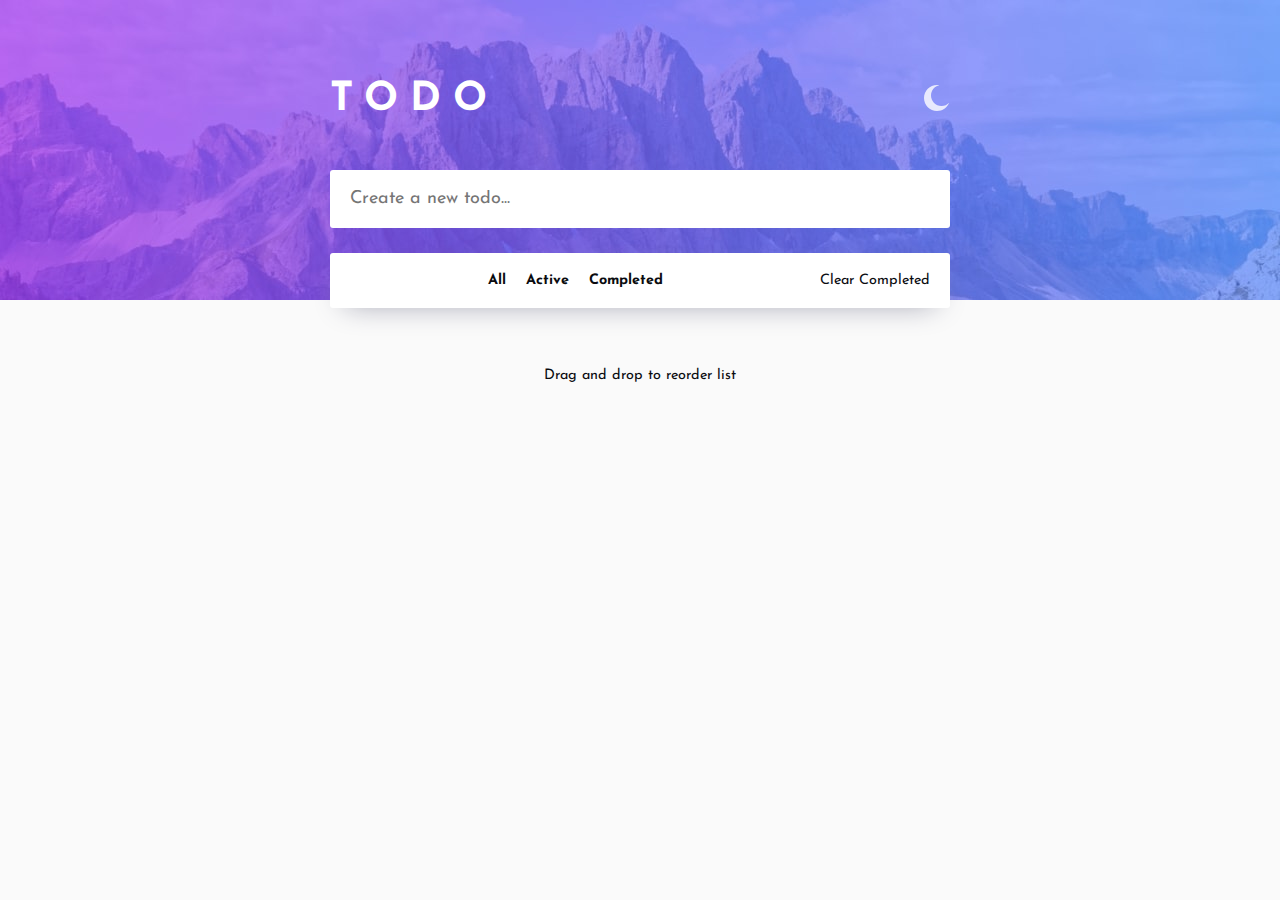
<file: todo-app/index.html>
<!DOCTYPE html>
<html lang="en">

<head>
  <meta charset="UTF-8">
  <meta name="viewport" content="width=device-width, initial-scale=1.0">
  <!-- displays site properly based on user's device -->

  <link rel="icon" type="image/png" sizes="32x32" href="./images/favicon-32x32.png">
  <link rel="stylesheet" href="style.css">
  <title>Frontend Mentor | Todo app</title>

  <!-- Feel free to remove these styles or customise in your own stylesheet 👍 -->
  <style>
    .attribution {
      font-size: 11px;
      text-align: center;
    }

    .attribution a {
      color: hsl(228, 45%, 44%);
    }
  </style>
</head>

<body>

  <header>
    <div class="container">
      <div class="flex-wrapper">
        <h1>Todo</h1>
        <div class="theme-switch-wrapper">
          <label class="theme-switch" for="checkbox">
            <input type="checkbox" id="checkbox">
            <span class="theme-toggle light"><svg xmlns="http://www.w3.org/2000/svg" width="26" height="26">
                <path fill="#FFF" fill-rule="evenodd"
                  d="M13 21a1 1 0 011 1v3a1 1 0 11-2 0v-3a1 1 0 011-1zm-5.657-2.343a1 1 0 010 1.414l-2.121 2.121a1 1 0 01-1.414-1.414l2.12-2.121a1 1 0 011.415 0zm12.728 0l2.121 2.121a1 1 0 01-1.414 1.414l-2.121-2.12a1 1 0 011.414-1.415zM13 8a5 5 0 110 10 5 5 0 010-10zm12 4a1 1 0 110 2h-3a1 1 0 110-2h3zM4 12a1 1 0 110 2H1a1 1 0 110-2h3zm18.192-8.192a1 1 0 010 1.414l-2.12 2.121a1 1 0 01-1.415-1.414l2.121-2.121a1 1 0 011.414 0zm-16.97 0l2.121 2.12A1 1 0 015.93 7.344L3.808 5.222a1 1 0 011.414-1.414zM13 0a1 1 0 011 1v3a1 1 0 11-2 0V1a1 1 0 011-1z" />
              </svg></span>
            <span class="theme-toggle dark"><svg xmlns="http://www.w3.org/2000/svg" width="26" height="26">
                <path fill="#FFF" fill-rule="evenodd"
                  d="M13 0c.81 0 1.603.074 2.373.216C10.593 1.199 7 5.43 7 10.5 7 16.299 11.701 21 17.5 21c2.996 0 5.7-1.255 7.613-3.268C23.22 22.572 18.51 26 13 26 5.82 26 0 20.18 0 13S5.82 0 13 0z" />
              </svg></span>
          </label>
        </div>
      </div>
    </div>

  </header>

  <main>
    <div class="main-wrapper container">
      <form>
        <input class="todo-input" id="todo-input" type="text" placeholder="Create a new todo...">
      </form>
      <div class="wrapper">

        <ul class="todo-list">
          <!-- <li ><label>
              <input type="checkbox">
              <span class="task">${todoInput.value}</span class="task">
                
            </label>
          <span class="delete-btn"><img src="./images/icon-cross.svg" alt="delete todo"></span>
          </li> -->
        </ul>

        <div class="flex-wrapper action-container flex-flow">
          <div class="items-left"></div>
          <div id="clear">Clear Completed</div>
          <ul class="flex-wrapper actions">
            <li id="all-btn">All</li>
            <li id="active-btn">Active </li>
            <li id="completed-btn">Completed</li>
          </ul>
        </div>
      </div>

      <h5>Drag and drop to reorder list</h5>
    </div>
  </main>

  <script src="script.js"></script>

</body>

</html>
</file>
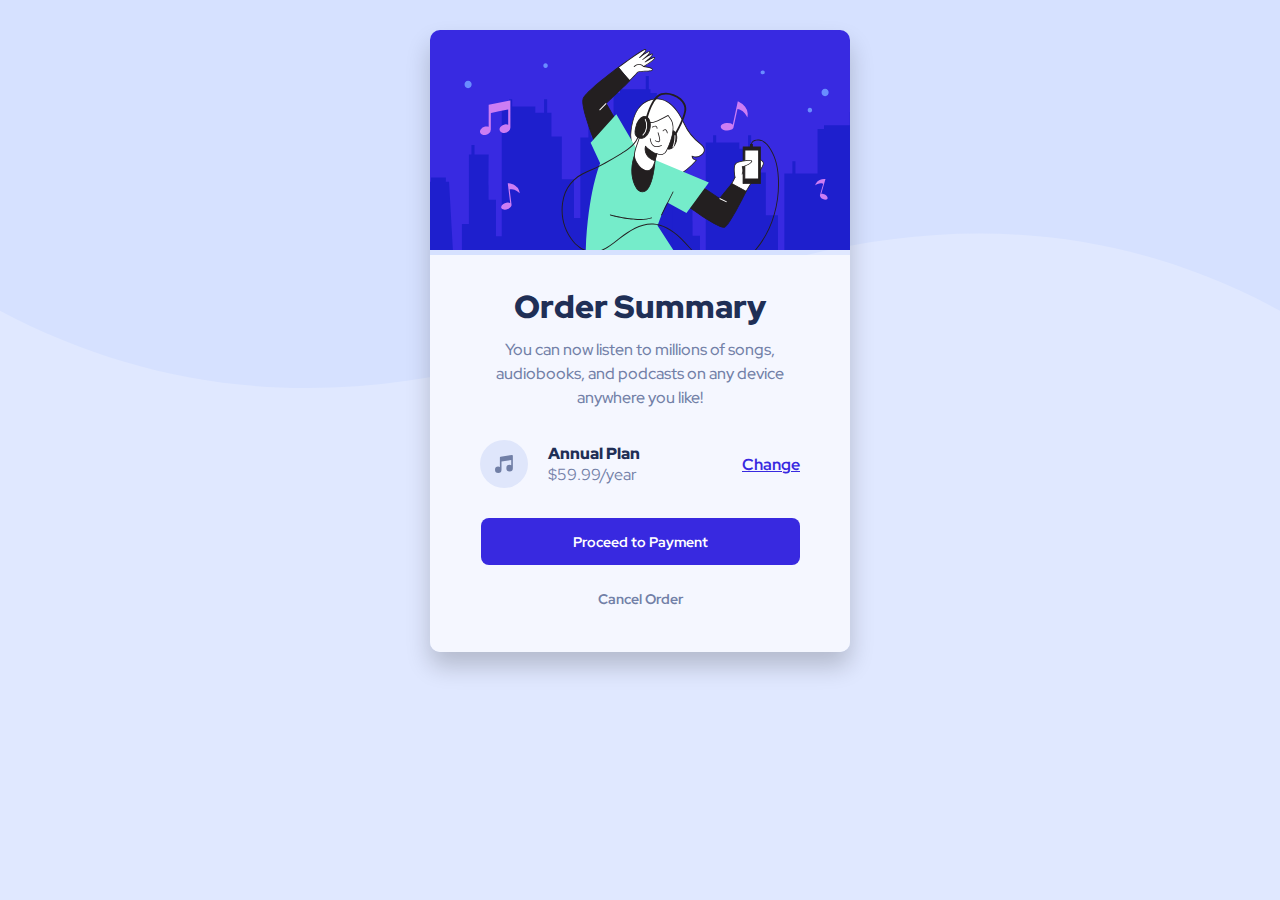
<file: order-summary-component-main/order-summary-component-main/index.html>
<!DOCTYPE html>
<html lang="en">

<head>
  <meta charset="UTF-8">
  <meta name="viewport" content="width=device-width, initial-scale=1.0">
  <!-- displays site properly based on user's device -->

  <link rel="icon" type="image/png" sizes="32x32" href="./images/favicon-32x32.png">
  <link rel="stylesheet" href="./style.css">

  <title>Frontend Mentor | Order summary card</title>


</head>

<body>

  <div class="container">
    <div class="wrapper">
      <div class="hero-img"><img src="./images/illustration-hero.svg" alt="hero image"></div>

      <div class="summary">
        <h3>Order Summary</h3>

        <p>
          You can now listen to millions of songs, audiobooks, and podcasts on any
          device anywhere you like!
        </p>

        <div class="plan-card">


          <div class="plan-details">
            <img src="./images/icon-music.svg" alt="music icon">
            <div class="plan-details-text">
              <div>Annual Plan</div>
              <div>$59.99/year</div>
            </div>
          </div>

          <div class="plan-change"><a href="#">Change</a></div>
        </div>

        <div class="actions">
          <button class="primary-btn">Proceed to Payment</button>
          <button class="cancel-btn">Cancel Order</button>
        </div>

      </div>
    </div>
  </div>


</body>

</html>
</file>
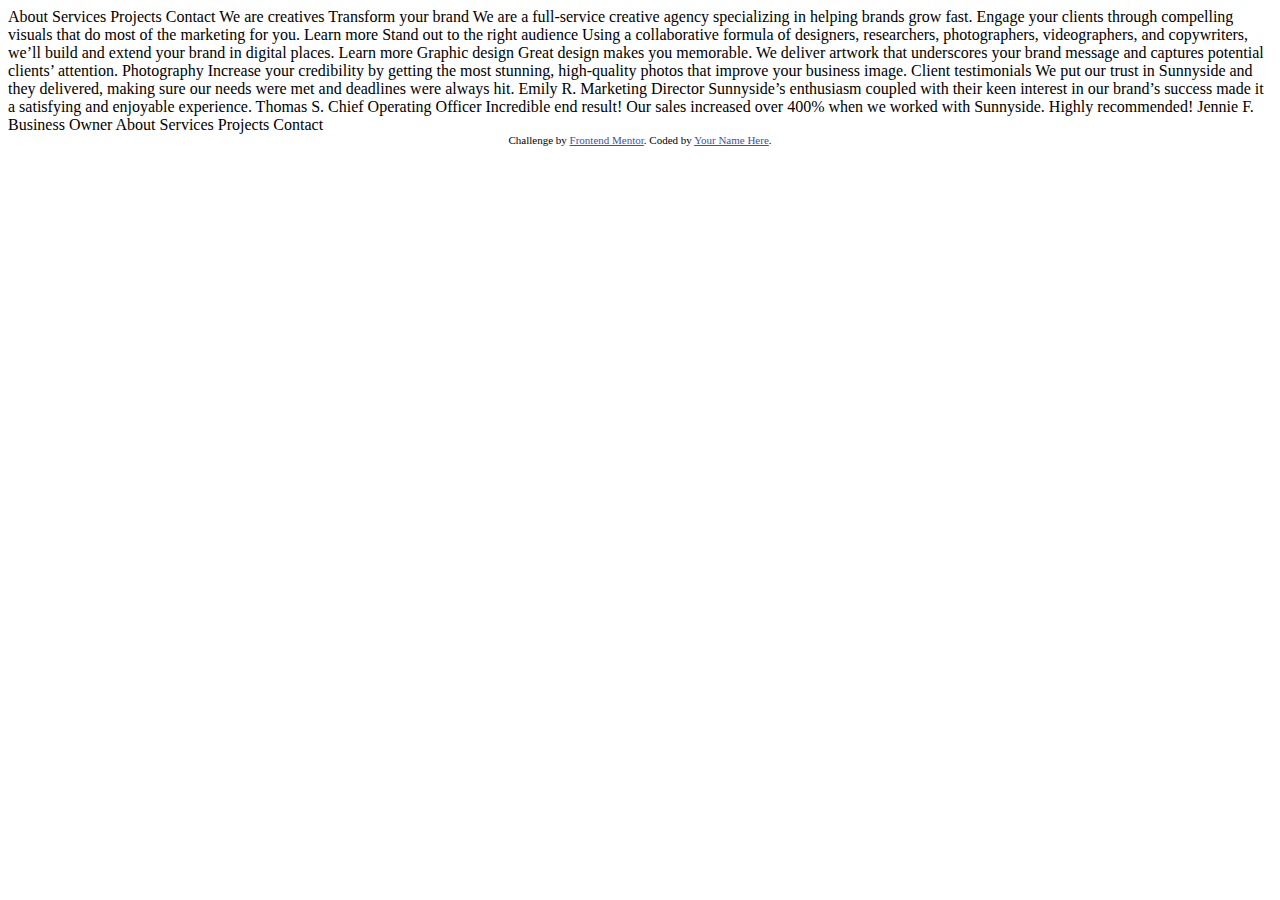
<file: sunnyside-agency-landing-page/sunnyside-agency-landing-page-main/index.html>
<!DOCTYPE html>
<html lang="en">
<head>
  <meta charset="UTF-8">
  <meta name="viewport" content="width=device-width, initial-scale=1.0"> <!-- displays site properly based on user's device -->

  <link rel="icon" type="image/png" sizes="32x32" href="./images/favicon-32x32.png">
  
  <title>Frontend Mentor | Sunnyside agency landing page</title>

  <!-- Feel free to remove these styles or customise in your own stylesheet 👍 -->
  <style>
    .attribution { font-size: 11px; text-align: center; }
    .attribution a { color: hsl(228, 45%, 44%); }
  </style>
</head>
<body>
  About
  Services
  Projects
  Contact

  We are creatives

  Transform your brand

  We are a full-service creative agency specializing in helping brands grow fast. 
  Engage your clients through compelling visuals that do most of the marketing for you.

  Learn more

  Stand out to the right audience

  Using a collaborative formula of designers, researchers, photographers, videographers, and copywriters, we’ll build and extend your brand in digital places. 

  Learn more

  Graphic design
  Great design makes you memorable. We deliver artwork that underscores your brand message and captures potential clients’ attention.

  Photography
  Increase your credibility by getting the most stunning, high-quality photos that improve your business image.

  Client testimonials

  We put our trust in Sunnyside and they delivered, making sure our needs were met and deadlines were always hit.
  Emily R.
  Marketing Director

  Sunnyside’s enthusiasm coupled with their keen interest in our brand’s success made it a satisfying and enjoyable experience.
  Thomas S.
  Chief Operating Officer

  Incredible end result! Our sales increased over 400% when we worked with Sunnyside. Highly recommended!
  Jennie F.
  Business Owner

  About
  Services
  Projects
  Contact

  <div class="attribution">
    Challenge by <a href="https://www.frontendmentor.io?ref=challenge" target="_blank">Frontend Mentor</a>. 
    Coded by <a href="#">Your Name Here</a>.
  </div>
</body>
</html>
</file>
<file: style.css>
@import url("https://fonts.googleapis.com/css?family=Poppins:300,500&display=swap");

* {
  box-sizing: border-box;
}

body {
  background: #fefefe;
  font-family: "Poppins", sans-serif;
}

.container {
  width: 1200px;
  max-width: 100%;
  margin: auto;
}
h1 {
  text-align: center;
}
h2 {
  position: relative;
}

h2::after {
  content: "";
  background-color: #000;
  border-radius: 10px;
  position: absolute;
  width: 70px;
  height: 2px;
  left: 0;
  bottom: -5px;
}

ul {
  display: flex;
  flex-wrap: wrap;
  justify-content: center;
  list-style-type: none;
  padding: 0;
}

ul li {
  background-color: #fff;
  box-shadow: 0px 4px 40px 0px rgba(0, 0, 0, 0.15);
  margin: 20px;
  width: 350px;
}

ul li a {
  color: #000;
  text-decoration: none;
}

ul li img {
  display: block;
  object-fit: cover;
  margin-bottom: 15px;
  transition: transform 0.3s ease;
  height: 200px;
  width: 350px;
}
ul li p {
  font-weight: bold;
  padding: 0 15px;
}

.links-container {
  padding: 15px;
  margin-top: 40px;
}

.links-container a {
  color: #fff;
  display: inline-flex;
  align-items: center;
  justify-content: center;
  font-size: 18px;
  text-decoration: none;
  margin-right: 5px;
  height: 35px;
  width: 35px;
  transition: transform 0.3s ease;
}

.links-container a.blue {
  background-color: #34a0e9;
}

.links-container a.github {
  background-color: rgb(24, 24, 24);
}

.links-container a:hover {
  transform: scale(1.2);
}
</file>
<file: faq-accordion-card/style.css>
@import url("https://fonts.googleapis.com/css2?family=Kumbh+Sans:wght@400;700&display=swap");

:root {
  --soft-violet: hsl(273, 75%, 66%);
  --soft-blue: hsl(240, 73%, 65%);

  --soft-red: hsl(14, 88%, 65%);

  --light-grayish-blue: hsl(240, 5%, 91%);
  --dark-grayish-blue: hsl(240, 6%, 50%);

  --very-dark-desaturated-blue: hsl(238, 29%, 16%);
}

body {
  font-family: "Kumbh Sans", sans-serif;
  font-size: 12px;
  background: linear-gradient(var(--soft-violet), var(--soft-blue)) fixed;
  display: flex;
  align-items: center;
}
h1 {
  font-size: 2.2rem;
  color: var(--very-dark-desaturated-blue);
}
p {
  color: var(--dark-grayish-blue);
  margin: 0 0.1rem 1rem;
}

img {
  max-width: 100%;
}

.container {
  max-width: 100%;
  margin: 10rem auto;
  padding: 20px;
}

.wrapper {
  border-radius: 20px;
  display: flex;
  background: url(./images/bg-pattern-desktop.svg) -36rem -18rem no-repeat
    rgb(255, 255, 255);
  box-shadow: 0 20px 30px 5px rgba(0, 0, 0, 0.2);
}
.item-1 {
  position: relative;
}

.illustration {
  overflow: hidden;
}

.box {
  position: absolute;
  top: 13.5rem;
  left: -5.8rem;
}

.desktop-illustration {
  position: relative;
  left: -5rem;
  padding: 5rem 0;
}
.mobile-illustration {
  display: none;
}

.faq {
  margin-top: 50px;
  padding-right: 8rem;
}

.accordian {
  display: block;
  width: 22rem;
  padding: 1rem 1rem 1rem 0.1rem;
  background-color: #fff;
  border: none;
  border-bottom: 1px solid var(--light-grayish-blue);
  outline: none;
  text-align: left;
  color: var(--dark-grayish-blue);
  font-family: "Kumbh Sans", sans-serif;
  font-size: 14px;
}

.accordian::after {
  content: url("./images/icon-arrow-down.svg");
  float: right;
}

.accordian:hover {
  color: var(--soft-red);
  cursor: pointer;
}

.active {
  border: none;
  font-weight: 700;
  color: var(--very-dark-desaturated-blue);
}

.active::after {
  content: url("./images/icon-arrow-up.svg");
}

.hidden {
  display: none;
}

.answer {
  width: 22rem;
  line-height: 1.5;
  border-bottom: 1px solid var(--light-grayish-blue);
}

@media screen and (max-width: 1070px) {
  .wrapper {
    flex-direction: column;
    align-items: center;
    background: url("./images/bg-pattern-mobile.svg") no-repeat
      rgb(255, 255, 255);
    background-position: top;
  }

  .desktop-illustration,
  .box {
    display: none;
  }

  h1 {
    text-align: center;
  }

  .illustration {
    display: inline-block;
    position: relative;
    bottom: 6.8rem;
  }

  .mobile-illustration {
    display: inline;
    position: relative;
    right: 1rem;
  }

  .faq {
    margin: 0;
    padding: 0 50px;
    position: relative;
    bottom: 6rem;
    z-index: 1;
    width: 90%;
  }
  .accordian {
    width: 100%;
    padding: 1rem 0 1rem 0.1rem;
  }

  .answer {
    width: 100%;
  }
}
</file>
<file: four-card-feature-section/style.css>
:root {
  --red: hsl(0, 78%, 62%);
  --cyan: hsl(180, 62%, 55%);
  --orange: hsl(34, 97%, 64%);
  --blue: hsl(212, 86%, 64%);
  --very-dark-blue: hsl(234, 12%, 34%);
  --grayish-blue: hsl(229, 6%, 66%);
  --very-light-gray: hsl(0, 0%, 98%);
}

* {
  box-sizing: border-box;
  margin: 0;
  padding: 0;
}

body {
  font-family: "Poppins", sans-serif;
  background-color: var(--very-light-gray);
}

h1 {
  color: var(--very-dark-blue);
  white-space: nowrap;
}

h1:first-child {
  font-weight: 200;
}

h1:nth-child(2) {
  margin-bottom: 25px;
}

p {
  color: var(--grayish-blue);
  line-height: 25px;
}

.container {
  max-width: 1440px;
  margin: 0 auto;
  width: 100%;
  height: 100vh;
  padding-right: 15px;
  padding-left: 15px;
  padding-top: 50px;
  display: flex;
  flex-direction: column;
  align-items: center;
}

.title {
  max-width: 580px;
  margin-bottom: 50px;
  text-align: center;
}

.wrapper {
  display: flex;
  justify-content: space-around;
  align-items: center;
}
.card {
  background-color: white;
  border-radius: 4px;
  width: 350px;
  height: 250px;
  box-shadow: 0 5px 25px -6px var(--grayish-blue);
  margin: 15px;
  padding: 25px;
  position: relative;
}

.card img {
  position: absolute;
  bottom: 25px;
  right: 25px;
}

h3 {
  color: var(--very-dark-blue);
}

.sub-wrapper .card:nth-child(1) {
  margin-bottom: 25px;
}

.card p {
  font-size: 0.8rem;
}

.supervisor {
  border-top: 4px solid var(--cyan);
}

.team-builder {
  border-top: 4px solid var(--red);
}

.karma {
  border-top: 4px solid var(--orange);
}

.calculator {
  border-top: 4px solid var(--blue);
}

@media only screen and (max-width: 768px) {
  .container {
    max-width: 576px;
  }

  .wrapper {
    flex-direction: column;
  }

  .h1 {
    font-size: 1.8rem;
  }

  .title p {
    max-width: 340px;
  }
}
</file>
<file: fylo-data-storage-component/style.css>
:root {
  --very-dark-blue: hsl(229, 57%, 11%);
  --dark-blue: hsl(228, 56%, 26%);
  --grayish-blue: hsl(229, 7%, 55%);
}

* {
  box-sizing: border-box;
  margin: 0;
  padding: 0;
}

body {
  background: var(--very-dark-blue) url("./images/bg-desktop.png") no-repeat;
  background-size: 100% 50%;
  background-position: bottom;
  font-family: "Raleway", sans-serif;
}

.container {
  height: 100vh;
  margin: 0 auto;
  display: flex;
  align-items: center;
  justify-content: center;
}

.wrapper {
  width: 900px;
  display: flex;
  justify-content: space-between;
  align-items: center;
}

.actions {
  background-color: var(--dark-blue);
  width: 35%;
  height: 200px;
  border-radius: 10px 100px 10px 10px;
  display: flex;
  flex-direction: column;
}

.logo {
  margin-left: 50px;
  margin-top: 35px;
}

.icons {
  margin-left: 50px;
  margin-top: 35px;
  display: flex;
}

.icons div {
  background-color: var(--very-dark-blue);
  height: 50px;
  width: 50px;
  display: flex;
  margin-right: 1rem;
  align-items: center;
  justify-content: center;
  border-radius: 10px;
}

.document {
  width: 40%;
}

.folder {
  height: 40%;
}

.upload {
  height: 36%;
}

.progress-bar-container {
  background-color: var(--dark-blue);
  width: 60%;
  min-width: 350px;
  height: 180px;
  border-radius: 15px;
  color: white;
  display: flex;
  flex-direction: column;
  align-items: flex-start;
  justify-content: center;
  padding: 30px;
  margin-top: 20px;
  position: relative;
}

.data-left {
  height: 70px;
  width: 30%;
  border-radius: 10px;
  background-color: white;
  color: black;
  position: absolute;
  top: -45px;
  right: 2.5rem;
  display: flex;
  justify-content: center;
  align-items: center;
}

.data-left:after {
  position: absolute;
  content: "";
  width: 0px;
  height: 0px;
  border-top: 20px solid transparent;
  border-right: 30px solid white;
  border-bottom: 30px solid transparent;
  top: 40px;
  right: 0;
}

.data-left p {
  font-size: 0.8rem;
  letter-spacing: 1px;
  font-weight: 700;
  color: var(--grayish-blue);
}

.data-left span {
  display: inline-block;
  font-weight: 700;
  font-size: 2.5rem;
  color: black;
}

.progress-bar-container > p > span {
  font-weight: 700;
}

.progress-bar {
  height: 1.2rem;
  width: 100%;
  padding: 2px;
  border-radius: 25px;
  background-color: var(--very-dark-blue);
  margin: 12px auto;
}

.slider {
  height: 100%;
  width: 80%;
  border-radius: 25px;
  background: linear-gradient(90deg, hsl(6, 100%, 80%), hsl(335, 100%, 65%));
  position: relative;
}

.slider-point {
  position: absolute;
  right: 1px;
  top: 1px;
  background: white;
  width: 0.8rem;
  height: 0.8rem;
  border-radius: 50%;
}

.slider-limits {
  width: 100%;
  display: flex;
  justify-content: space-between;
  font-weight: 700;
}

.attribution {
  font-size: 11px;
  text-align: center;
}

.attribution a {
  color: hsl(228, 45%, 44%);
}

@media only screen and (max-width: 900px) {
  body {
    background: var(--very-dark-blue) url("./images/bg-mobile.png") no-repeat;
    background-size: cover;
    height: 100vh;
  }

  .container {
    height: 100%;
    flex-direction: column;
    padding: 30px;
  }

  .wrapper {
    flex-direction: column;
    width: 100vw;
  }

  .actions {
    width: 45%;
    min-width: 350px;
    height: 240px;
  }

  .progress-bar-container {
    width: 45%;
    height: 240px;
  }

  .data-left {
    width: 50%;
    right: 25%;
    top: 210px;
  }

  .data-left::after {
      display: none;
  }
}
</file>
<file: fylo-landing-page/style.css>
:root {
  /* Primary */
  --very-dark-blue: hsl(243, 87%, 12%);
  --desaturated-blue: hsl(238, 22%, 44%);

  /* Accent */
  --bright-blue: hsl(224, 93%, 58%);
  --moderate-cyan: hsl(170, 45%, 43%);

  /* Neutral */
  --light-grayish-blue: hsl(240, 75%, 98%);
  --light-gray: hsl(0, 0%, 75%);
}

* {
  box-sizing: border-box;
}

body {
  color: hsl(243, 87%, 12%);
  font-family: "Open Sans", sans-serif;
  font-size: 1.1em;
  margin: 0;
}

a {
  color: var(--moderate-cyan);
}

img {
  max-width: 100%;
}

h1,
h2,
h4 {
  font-family: "Raleway", sans-serif;
}

h2 {
  font-size: 1.8em;
  margin-top: 0;
}


.container {
  width: 1280px;
  max-width: 100%;
  margin: 0 auto;
  padding: 30px;
}

.flex {
  display: flex;
  align-items: center;
  flex-wrap: wrap;
}

.align-start {
  align-items: flex-start;
}

.flex > div,
.flex > ul {
  flex: 1;
}

.flex > div:first-child {
  margin-right: 20px;
}

.flex > div:last-child {
  margin-left: 20px;
}

/* Nav */

nav {
  display: flex;
  align-items: center;
  justify-content: space-between;
  margin: 30px 0 80px;
}

nav ul {
  display: flex;
  padding: 0;
  list-style-type: none;
}

nav ul li {
  margin-left: 50px;
}

nav ul a {
  color: hsl(243, 87%, 12%);
  font-family: "Raleway", sans-serif;
  text-decoration: none;
}

/* Form Section*/

form {
  display: flex;
}

input {
  border: 1px solid var(--very-dark-blue);
  border-radius: 2px;
  flex: 0.7;
  padding: 15px;
  font-family: "Raleway", sans-serif;
  font-size: 14px;
}

input::placeholder {
  color: var(--light-gray);
}

button {
  border: 1px solid var(--bright-blue);
  border-radius: 2px;
  box-shadow: 0 0 10px rgba(0, 0, 0, 0.1);
  background-color: var(--bright-blue);
  color: #fff;
  padding: 15px;
  flex: 0.3;
  margin-left: 10px;
  font-family: "Raleway", sans-serif;
  font-weight: 700;
  font-size: 14px;
}

.light-blueish {
  background-color: var(--light-grayish-blue);
  margin-top: 100px;
  position: relative;
  padding: 50px 0;
}

.light-blueish::before {
  content: "";
  background-image: url("./images/bg-curve-desktop.svg");
  background-size: cover;
  background-position: center center;
  position: absolute;
  top: -60px;
  left: 0;
  height: 60px;
  width: 100%;
}

/* Testimonial */

.testimonial-box {
  background-color: #fff;
  box-shadow: 0 0 10px rgba(0, 0, 0, 0.1);
  border-radius: 5px;
  padding: 25px;
  margin-top: 40px;
  width: 80%;
}

.testimonial-box p {
  font-size: 14px;
  letter-spacing: 1px;
  line-height: 1.7;
}

.user-info {
  display: flex;
  margin-top: 20px;
}

.user-info img {
  border-radius: 50%;
  height: 50px;
  width: 50px;
  margin-right: 10px;
}

.user-info h4 {
  margin: 0;
  font-weight: 700;
}

.blueish {
  background-color: var(--desaturated-blue);
  color: #fff;
  padding: 50px 0;
}

.blueish form {
  flex-direction: column;
}

.blueish form input {
  flex: 1;
  box-shadow: 0 0 10px rgba(0, 0, 0, 0.1);
  border: none;
}

.blueish form button {
  margin: 20px 0;
  width: 40%;
}

/* Footer */
footer {
  background-color: hsl(243, 87%, 12%);
  color: #fff;
  padding: 50px 0;
}

footer ul {
  list-style-type: none;
  padding: 0;
}

footer ul li {
  margin-bottom: 20px;
}

.contact {
  margin-right: 20px;
}

footer .social-media {
  display: flex;
  align-items: center;
  justify-content: center;
}

footer .circle {
  border: 1px solid #fff;
  border-radius: 50%;
  color: #fff;
  display: inline-flex;
  align-items: center;
  justify-content: center;
  margin-right: 10px;
  height: 40px;
  width: 40px;
  text-decoration: none;
}

footer p {
  text-align: right;
}

/* Media Queries */

@media screen and (max-width: 768px) {
 

  nav {
    flex-direction: column;
    margin: 10px 0;
  }

  nav ul li {
		margin: 10px 20px;
	}

  .flex {
    flex-direction: column;
  }

  .illustration {
		margin-top: 30px;
	}

  .light-blueish::before {
    background-image: url("./images/bg-curve-mobile.svg");
    height: 80px;
  }

  .testimonial-box {
    width: 100%;
  }

  .flex > div {
    width: 100%;
  }

  .flex > div:first-child {
    margin-right: 0;
  }

  .flex > div:last-child {
    margin-left: 0;
  }

  .blueish form input {
    flex: 1;
  }

  .blueish form button {
    margin: 20px 0;
    width: 100%;
  }

  footer ul {
    padding: 0;
    width: 100%;
  }
}
</file>
<file: insure-landing-page/style.css>
@import url("https://fonts.googleapis.com/css2?family=Karla:wght@400;700&display=swap");
@import url("https://fonts.googleapis.com/css2?family=DM+Serif+Display&display=swap");

* {
  box-sizing: border-box;
  margin: 0;
  padding: 0;
}

body {
  font-family: "Karla", sans-serif;
  font-size: 16px;
}
li {
  list-style: none;
}

a {
  text-decoration: none;
}

.container {
  width: 1200px;
  max-width: 100%;
  margin: 0 auto;
  padding: 0 30px;
}

nav {
  display: flex;
  justify-content: space-between;
  align-items: center;
  padding: 30px 0;
}

nav ul {
  display: flex;
  align-items: center;
}

nav li {
  margin: 0 20px;
}

nav a {
  text-transform: uppercase;
  font-size: 16px;
  font-weight: 700;
  color: hsl(273, 4%, 51%);
}

nav a:hover {
  color: hsl(270, 9%, 17%);
}

.hamburger {
  display: none;
}

.btn {
  background: transparent;
  padding: 10px 30px;
  text-transform: uppercase;
  font-family: "Karla", sans-serif;
  font-size: 16px;
  font-weight: 700;
  cursor: pointer;
}

.dark-btn {
  border: 2px solid black;
  color: hsl(270, 9%, 17%);
}

.dark-btn:hover {
  background-color: hsl(270, 9%, 17%);
  color: hsl(0, 0%, 98%);
}

.light-btn {
  border: 2px solid hsl(0, 0%, 98%);
  color: hsl(0, 0%, 98%);
}

.light-btn:hover {
  background-color: hsl(0, 0%, 98%);
  color: hsl(256, 26%, 20%);
}

#intro {
  background-color: hsl(256, 26%, 20%);
  color: hsl(0, 0%, 98%);
  position: relative;
  margin-bottom: 250px;
}

#intro .wrapper {
  padding-top: 80px;
}

#intro * {
  z-index: 1;
}

.wrapper {
  display: flex;
  justify-content: space-between;
  gap: 4rem;
}

.flex-start {
  align-items: flex-start;
}

.flex-center {
  align-items: center;
}

.intro-bg::before {
  content: "";
  background-image: url("./images/bg-pattern-intro-right-desktop.svg");
  background-repeat: no-repeat;
  background-position: top right;
  position: absolute;
  top: 0;
  right: 0;
  height: 100%;
  width: 50%;
  z-index: 2;
}

.intro-bg::after {
  content: "";
  background-image: url("./images/bg-pattern-intro-left-desktop.svg");
  background-repeat: no-repeat;
  background-position: bottom left;
  position: absolute;
  bottom: -50%;
  left: 0;
  height: 100%;
  width: 50%;
  z-index: 0;
}

.left {
  position: relative;
  padding: 50px 0;
  flex: 1;
}

.left::before {
  content: "";
  background-color: hsl(0, 0%, 98%);
  border-radius: 10px;
  position: absolute;
  width: 150px;
  height: 1px;
  left: 0;
  top: 0;
}

h1 {
  font-family: "DM Serif Display", serif;
  font-size: 4rem;
  line-height: 1;
}

.left p {
  line-height: 1.5;
  margin: 40px 0;
  color: hsl(0, 0%, 98%);
  opacity: 0.8;
}

.right {
  flex: 1;
}

.right img {
  margin-bottom: -150px;
  max-width: 100%;
}

#different {
  margin-bottom: 150px;
}

h2 {
  font-family: "DM Serif Display", serif;
  font-size: 4rem;
  color: hsl(270, 9%, 17%);
  padding: 50px 0;
  position: relative;
}

h2::before {
  content: "";
  background-color: hsl(273, 4%, 51%);
  border-radius: 10px;
  position: absolute;
  width: 150px;
  height: 1px;
  left: 0;
  top: 0;
}

.grid-wrapper {
  display: grid;
  grid-template-columns: repeat(auto-fit, minmax(330px, 1fr));
  gap: 3rem;
}

.tile img {
  margin: 30px 0;
}

.tile h4 {
  font-family: "DM Serif Display", serif;
  font-size: 2rem;
  color: hsl(270, 9%, 17%);
  margin-bottom: 20px;
}

.tile p {
  line-height: 1.5;
  opacity: 0.9;
}

#how-we-work .wrapper {
  background-color: hsl(256, 26%, 20%);
  color: hsl(0, 0%, 98%);
  position: relative;
  padding: 50px;
}

#how-we-work * {
  z-index: 1;
}

.how-we-work-bg::after {
  content: "";
  background-image: url("./images/bg-pattern-how-we-work-desktop.svg");
  background-repeat: no-repeat;
  background-position: top right;
  position: absolute;
  top: 0;
  right: 0;
  height: 100%;
  width: 50%;
  z-index: 0;
}

h3 {
  font-family: "DM Serif Display", serif;
  font-size: 3rem;
  max-width: 430px;
  line-height: 1;
}

footer {
  background-color: hsl(0, 0%, 98%);
  margin-top: 130px;
  padding: 60px 0;
  position: relative;
}

footer * {
  z-index: 1;
}

.footer-bg::after {
  content: "";
  background-image: url("./images/bg-pattern-footer-desktop.svg");
  background-repeat: no-repeat;
  background-position: top left;
  height: 100%;
  width: 100%;
  position: absolute;
  top: 0;
  left: 0;
}

.social {
  padding: 20px 0;
  align-items: center;
  border-bottom: 1px solid hsl(273, 4%, 51%);
}

.social ul {
  display: flex;
  align-items: center;
  justify-content: space-between;
}

.social ul li {
  margin: 0 10px;
}

.footer-links {
  text-transform: uppercase;
  font-weight: 700;
  justify-self: flex-start;
}

.footer-links > div {
  flex: 1;
}

.footer-links h5 {
  font-size: 16px;
  color: hsl(273, 4%, 51%);
  margin: 30px 0;
}

.footer-links li {
  margin-bottom: 10px;
}

.footer-links a {
  color: hsl(270, 9%, 17%);
}

.footer-links a:hover {
  text-decoration: underline;
}

@media screen and (max-width: 768px) {
  body {
    text-align: center;
  }

  nav ul {
    display: none;
  }
  nav ul li {
    margin: 20px 0;
  }

  nav .hamburger {
    background-color: transparent;
    border: 0;
    cursor: pointer;
    display: flex;
  }

  nav .hamburger .close {
    display: none;
  }

  nav .hamburger.show .open {
    display: none;
  }

  nav .hamburger.show .close {
    display: block;
  }

  nav ul.show {
    background-color: hsl(270, 9%, 17%);
    display: flex;
    flex-direction: column;
    position: fixed;
    padding-top: 30px;
    margin: 0;
    top: 90px;
    left: 0;
    width: 100vw;
    height: 100vh;
    z-index: 100;
  }


  .btn-reverse {
    border: 2px solid hsl(0, 0%, 98%);
    color: hsl(0, 0%, 98%);
  }

  .wrapper {
    flex-direction: column;
  }

  .intro-bg::after {
    background-image: url("./images/bg-pattern-intro-left-mobile.svg");
    background-position: top left;
    top: 0;
    bottom: auto;
  }

  .intro-bg::before {
    background-image: url("./images/bg-pattern-intro-right-mobile.svg");
    background-position: bottom right;
    bottom: -25%;
    top: auto;
  }

  .left::before {
    content: none;
  }

  .right img {
    display: none;
  }
  h2 {
    font-size: 3.3rem;
  }

  h2::before {
    transform: translateX(50%);
    left: auto;
  }

  .how-we-work-bg::after {
    background-image: url("./images/bg-pattern-how-we-work-mobile.svg");
  }

  .footer-bg::after {
    background-image: url("./images/bg-pattern-footer-mobile.svg");
  }
}
</file>
<file: intro-component-with-signup-form/style.css>
@import url("https://fonts.googleapis.com/css2?family=Poppins:wght@400;500;600;700&display=swap");

:root {
  --red: hsl(0, 100%, 74%);
  --green: hsl(154, 59%, 51%);

  --blue: hsl(248, 32%, 49%);

  --dark-blue: hsl(249, 10%, 26%);
  --grayish-blue: hsl(246, 25%, 77%);
}

* {
  box-sizing: border-box;
  margin: 0;
  padding: 0;
}

body {
  font-family: "Poppins", sans-serif;
  background: url("./images/bg-intro-desktop.png");
  background-color: var(--red);
  color: #fff;
}

h1 {
  font-size: 3rem;
  line-height: 1.2;
  margin-bottom: 30px;
}

a {
  text-decoration: none;
}

.container {
  max-width: 100%;
  width: 1200px;
  padding: 30px;
  margin: 0 auto;
}

.wrapper {
  display: grid;
  grid-template-columns: repeat(auto-fit, minmax(320px, 1fr));
  align-items: center;
  gap: 1rem;
  margin-top: 100px;
}

button {
  padding: 15px 25px;
  border: none;
  border-radius: 8px;
  width: 100%;
  margin-bottom: 20px;
  color: #fff;
  font-family: "Poppins", sans-serif;
  font-size: 1rem;
}

button:focus {
  outline: none;
}

form {
  background: white;
  padding: 40px;
  border-radius: 8px;
  box-shadow: 0 8px 0 rgba(0, 0, 0, 0.2);
}

input {
  border: 1.3px solid var(--grayish-blue);
  border-radius: 5px;
  padding: 15px 25px;
  width: 100%;
  font-family: "Poppins", sans-serif;
  font-size: 0.9rem;
  font-weight: 600;
  color: var(--dark-blue);
}

input:focus {
  border: 1.3px solid var(--blue);
  outline: none;
}

.form-control {
  position: relative;
  margin-bottom: 30px;
}

.form-control img {
  opacity: 0;
  position: absolute;
  top: 25%;
  right: 15px;
  height: 20px;
}

.form-control.error img {
  opacity: 1;
}

.form-control small {
  color: hsl(0, 100%, 74%);
  font-weight: 600;
  position: absolute;
  bottom: -24px;
  right: 0;
  opacity: 0;
  text-align: right;
}

.form-control.error small {
  opacity: 1;
}

small {
  display: block;
  color: #bbb;
  font-size: 11px;
  font-weight: 500;
  margin-top: 15px;
}

.green-btn {
  background-color: var(--green);
  text-transform: uppercase;
  font-weight: 500;
  border: 1px solid hsl(154, 59%, 45%);
  box-shadow: 0 2px hsl(154, 59%, 45%);
  cursor: pointer;
}

.green-btn:active {
  box-shadow: 0 0 hsl(154, 59%, 45%);
  transform: translateY(2px);
}

.blue {
  background-color: var(--blue);
  box-shadow: 0 8px 0 rgba(0, 0, 0, 0.2);
}

.blue span {
  font-weight: 600;
}

form p {
  color: var(--grayish-blue);
  font-size: 0.7rem;
  text-align: center;
}

form p > a {
  color: var(--red);
  font-weight: 700;
}

@media screen and (max-width: 715px) {
  h1 {
    text-align: center;
    font-size: 2rem;
  }

  p {
    text-align: center;
  }
}
</file>
<file: pricing-component-with-toggle/style.css>
@import url("https://fonts.googleapis.com/css2?family=Montserrat:wght@700&display=swap");

:root {
  --very-light-grayish-blue: hsl(240, 78%, 98%);
  --light-grayish-blue: hsl(234, 14%, 74%);
  --grayish-blue: hsl(233, 13%, 49%);
  --dark-grayish-blue: hsl(232, 13%, 33%);
}

* {
  margin: 0;
  padding: 0;
  box-sizing: border-box;
  font-family: "Montserrat", sans-serif;
}

body {
  font-size: 15px;
  background-color: var(--very-light-grayish-blue);
  color: var(--dark-grayish-blue);
  height: 100vh;
}

body::before {
  content: "";
  background-image: url("./images/bg-top.svg");
  background-repeat: no-repeat;
  background-position: top right;
  position: absolute;
  top: 0;
  right: 0;
  height: 100%;
  width: 100%;
  z-index: 0;
  pointer-events: none;
}

body::after {
  content: "";
  background-image: url("./images/bg-bottom.svg");
  background-repeat: no-repeat;
  background-position: bottom left;
  position: absolute;
  bottom: 0;
  left: 0;
  height: 100%;
  width: 100%;
  z-index: 0;
  pointer-events: none;
}
.top-div {
  display: flex;
  flex-direction: column;
  align-items: center;
}

h1 {
  color: var(--grayish-blue);
  padding: 20px;
}

.price-switch-wrapper {
  display: flex;
  align-items: center;
}

.price-switch-wrapper strong {
  padding: 0 20px;
  font-size: 1rem;
  color: var(--light-grayish-blue);
}

.price-switch {
  display: inline-block;
  height: 30px;
  width: 54px;
  position: relative;
}

.price-switch input {
  display: none;
}

.slider {
  background: linear-gradient(90deg, hsl(236, 72%, 79%), hsl(237, 63%, 64%));
  bottom: 0;
  cursor: pointer;
  left: 0;
  position: absolute;
  right: 0;
  top: 0;
  transition: 0.4s;
}

.slider:before {
  content: "";
  background-color: #fff;
  bottom: 4px;
  height: 23px;
  right: 4px;
  position: absolute;
  transition: 0.4s;
  width: 23px;
}

input:checked + .slider:before {
  transform: translateX(-23px);
}

.slider.round {
  border-radius: 24px;
}

.slider.round:before {
  border-radius: 50%;
  background-color: #fff;
}

.price-anually {
  display: none;
}

.container {
  width: 1280px;
  max-width: 100%;
  margin: 0 auto;
  padding: 80px 30px;

  display: flex;
  flex-direction: column;
  align-items: center;
}

.card-wrapper {
  width: 100%;
  display: grid;
  grid-template-columns: repeat(auto-fit, minmax(240px, 1fr));
  align-items: center;
  margin: 80px 0;
}

.pricing-card {
  width: 100%;
  padding: 30px;
  background-color: #fff;
  box-shadow: 0 20px 20px 0 rgba(236, 236, 236, 0.8);
  border-radius: 8px;

  display: flex;
  flex-direction: column;
  align-items: center;
  z-index: 1;
}

h3 {
  font-size: 1rem;
}

.price {
  font-size: 4rem;
  padding: 15px;
  margin-bottom: 10px;
}
.pricing-card ul {
  display: inline-block;
  text-align: center;
  width: 100%;
}

.pricing-card ul li {
  list-style-type: none;
  display: block;
  padding: 18px;
  border-bottom: 1px solid #d8d8d8;
  color: var(--grayish-blue);
}

.pricing-card ul li:nth-child(1) {
  border-top: 1px solid #d8d8d8;
}

.pricing-card:nth-child(2) {
  background: linear-gradient(90deg, hsl(236, 72%, 79%), hsl(237, 63%, 64%));
  color: var(--very-light-grayish-blue);
  padding-top: 80px;
  padding-bottom: 80px;
}

.pricing-card:nth-child(2) ul li {
  color: var(--very-light-grayish-blue);
}

button {
  width: 100%;
  background: linear-gradient(90deg, hsl(236, 72%, 79%), hsl(237, 63%, 64%));
  border: none;
  padding: 15px 18px;
  margin-top: 25px;
  border-radius: 5px;
  cursor: pointer;
  text-transform: uppercase;
  color: var(--very-light-grayish-blue);
}

.center-btn {
  background: #fff;
  color: hsl(237, 63%, 64%);
}

@media screen and (max-width: 768px) {

    body::before {
        
        top: 0;
        right: -30%;
      
      }

  .pricing-card {
    margin-bottom: 20px;
  }

  .pricing-card:nth-child(2) {
    padding: 30px;
  }
}
</file>
<file: social-media-dashboard-with-theme-switcher/style.css>
@import url("https://fonts.googleapis.com/css2?family=Inter:wght@400;700&display=swap");

:root {
  /* Light Theme */

  --bg-color: hsl(0, 0%, 100%);
  --top-bg-pattern: hsl(225, 100%, 98%);
  --card-bg: hsl(227, 47%, 96%);
  --primary-font-color: hsl(230, 17%, 14%);
  --secondary-font-color: hsl(228, 12%, 44%);
  --card-bg-hover: hsl(227, 47%, 90%);
  --light-toggle: hsl(230, 22%, 74%);
}

/* Dark Theme */
[data-theme="dark"] {
  --bg-color: hsl(230, 17%, 14%);
  --top-bg-pattern: hsl(232, 19%, 15%);
  --card-bg: hsl(228, 28%, 20%);
  --card-bg-hover: hsl(228, 28%, 25%);
  --secondary-font-color: hsl(228, 34%, 66%);
  --primary-font-color: hsl(0, 0%, 100%);
}

* {
  box-sizing: border-box;
  margin: 0;
  padding: 0;
}

body {
  font-family: "Inter", sans-serif;
  color: var(--primary-font-color);
  background-color: var(--bg-color);
}

.container {
  max-width: 100%;
  width: 1200px;
  padding: 0 30px;
  margin: 0 auto;
}

header {
  background-color: var(--top-bg-pattern);
  padding: 60px 0 100px;

  border-bottom-left-radius: 20px;
  border-bottom-right-radius: 20px;
}

nav {
  display: flex;
  justify-content: space-between;
  margin-bottom: 50px;
}

/* Toggle Switch */

.theme-switch-wrapper {
  display: flex;
  align-items: center;
}

.theme-switch-wrapper strong {
  margin-right: 10px;
  color: var(--secondary-font-color);
}

.theme-switch {
  display: inline-block;
  height: 24px;
  position: relative;
  width: 48px;
}

.theme-switch input {
  display: none;
}

.slider {
  background-color: var(--light-toggle);
  bottom: 0;
  cursor: pointer;
  left: 0;
  position: absolute;
  right: 0;
  top: 0;
  transition: 0.4s;
}

.slider:before {
  content: "";
  background-color: #fff;
  bottom: 3px;
  height: 18px;
  right: 3px;
  position: absolute;
  transition: 0.4s;
  width: 18px;
}

/* input:checked + .slider {
  background: linear-gradient(hsl(210, 78%, 56%), hsl(146, 68%, 55%));
} */

input:checked + .slider {
  background: linear-gradient(90deg, hsl(210, 78%, 56%), hsl(146, 68%, 55%));
}

input:checked + .slider:before {
  transform: translateX(-24px);
}

.slider.round {
  border-radius: 24px;
}

.slider.round:before {
  border-radius: 50%;
  background-color: var(--top-bg-pattern);
}

h5 {
  color: var(--secondary-font-color);
  font-size: 14px;
}

.light-bg {
  background-color: var(--card-bg);
}

.light-bg:hover {
  background-color: var(--card-bg-hover);
  cursor: pointer;
}


.social-wrapper {
  display: grid;
  grid-template-columns: repeat(auto-fit, minmax(240px, 1fr));
  gap: 2rem;
  margin-top: -100px;
}

.social-card {
  height: 210px;
  border-radius: 5px;
  padding: 20px;
  display: flex;
  flex-direction: column;
  align-items: center;
  position: relative;
  overflow: hidden;
}

.social-card::after {
  content: "";
  position: absolute;
  top: 0;
  left: 0;
  height: 4px;
  width: 100%;
}

.facebook::after {
  background-color: hsl(208, 92%, 53%);
}

.twitter::after {
  background-color: hsl(203, 89%, 53%);
}

.instagram::after {
  background: linear-gradient(90deg, hsl(37, 97%, 70%), hsl(329, 70%, 58%));
}

.youtube::after {
  background-color: hsl(348, 97%, 39%);
}

.social-icon {
  margin-bottom: 20px;
}

.social-icon img {
  vertical-align: middle;
}

.social-icon span {
  color: var(--secondary-font-color);
  font-size: 0.7rem;
  font-weight: 700;
}

.social-card h2 {
  font-size: 3rem;
  color: var(--primary-font-color);
}

.social-card p {
  text-transform: uppercase;
  font-size: 12px;
  letter-spacing: 4px;
  color: var(--secondary-font-color);
  margin-bottom: 30px;
}

.social-current-count img {
  vertical-align: middle;
}

.social-current-count small {
  font-weight: 700;
}

.count-up {
  color: hsl(163, 72%, 41%);
}

.count-down {
  color: hsl(356, 69%, 56%);
}

/* Stats Overview */

.stats-container {
  margin-top: 50px;
}

.stats-container h2 {
  color: var(--secondary-font-color);
}

.stats-wrapper {
  display: grid;
  grid-template-columns: repeat(auto-fit, minmax(220px, 1fr));
  gap: 2rem;
  margin-top: 30px;
}

.stats-card {
  height: 130px;
  border-radius: 5px;
  padding: 25px;

  display: grid;
  grid-template-columns: auto auto;
  justify-content: space-between;
  align-content: space-between;

  position: relative;
}

.stats-card h3 {
  font-size: 2rem;
  color: var(--primary-font-color);
}

.stats-count {
  position: absolute;
  bottom: 25px;
  right: 25px;
}

.stats-count img {
  vertical-align: middle;
}

.stats-count small {
  font-weight: 700;
}


@media screen and (max-width: 768px){
    nav {
        flex-direction: column;
    }

    .theme-switch-wrapper {
        justify-content: space-between;
        border-top: 1px solid var(--secondary-font-color);
        margin-top: 30px;
        padding-top: 25px;
    }
}
</file>
<file: social-proof-section/style.css>
* {
  box-sizing: border-box;
  margin: 0;
  padding: 0;
}

@media only screen and (max-width: 1440px) {
}

body {
  font-family: "Spartan", sans-serif;
  height: 100vh;
  font-size: 15px;
  background: url("./images/bg-pattern-top-desktop.svg") no-repeat,
    url("./images/bg-pattern-bottom-desktop.svg") right no-repeat;
}

li {
  list-style: none;
}
.container {
  margin: 0 auto;
  width: 1120px;
}

.top-section {
  display: flex;
  margin-top: 120px;
  margin-bottom: 80px;
  justify-content: space-between;
}

h1 {
  color: hsl(300, 43%, 22%);
  font-size: 2.8rem;
  font-weight: 700;
  text-align: left;
  margin-bottom: 10px;
  width: 400px;
}
.intro p {
  color: hsl(303, 10%, 53%);
  font-weight: 500;
  font-size: 0.9rem;
  text-align: left;
  width: 470px;
  line-height: 20px;
}

.ratings-card {
  width: 450px;
  background-color: #f7f2f7;
  color: hsl(300, 43%, 22%);
  border-radius: 8px;
  margin-bottom: 20px;
  padding: 15px 15px 15px 40px;
  font-size: 0.8rem;
  font-weight: 700;

  display: flex;
  align-items: center;
}

.ratings-card:nth-child(2) {
  transform: translateX(10%);
}

.ratings-card:nth-child(3) {
  transform: translateX(20%);
}

/* Cards Styling */

.testimonials {
  display: flex;
  justify-content: space-between;
  margin-bottom: 120px;
}

.card {
  background-color: hsl(300, 43%, 22%);
  color: hsl(0, 0%, 100%);
  width: 350px;
  padding: 44px 32px;
  border-radius: 10px;
}

.card p {
  font-size: 0.8rem;
  font-weight: 400;
  line-height: 20px;
}
.profile {
  display: flex;
  align-items: center;
  margin-bottom: 20px;
}

.profile-img {
  border-radius: 100%;
  width: 50px;
  margin-right: 20px;
}

.name p {
  color: hsl(333, 80%, 67%);
}

.card:nth-child(2) {
  transform: translateY(10%);
}

.card:nth-child(3) {
  transform: translateY(20%);
}

.attribution {
  font-size: 11px;
  text-align: center;
}

.attribution a {
  color: hsl(228, 45%, 44%);
}

/* Media Queries */

@media only screen and (max-width: 1024px) {
  body {
    background: url("./images/bg-pattern-top-mobile.svg") no-repeat;
    background-size: 100%;
  }

  .container {
    width: 100%;
    padding: 0 18px;
  }

  .top-section,
  .testimonials {
    display: flex;
    justify-content: center;
    flex-direction: column;
    align-items: center;
  }

  .top-section {
      margin-bottom: 30px;
  }

  .intro h1,
  .intro p {
    width: 100%;
    max-width: 350px;
    text-align: center;
    margin-bottom: 20px;
  }

  .ratings-card {
    flex-direction: column;
    width: 100%;
    min-width: 350px;
  }

  .ratings-card:nth-child(2),
  .ratings-card:nth-child(3) {
    transform: translateX(0);
  }

  .stars {
    margin-bottom: 10px;
  }
}
</file>
<file: todo-app/style.css>
@import url("https://fonts.googleapis.com/css2?family=Josefin+Sans:wght@400;700&display=swap");

:root,
html[data-theme="light"] {
  /* Light Theme */
  --bg-color: hsl(0, 0%, 98%);
  --todo-list-bg-color: white;
  --border-color: hsl(236, 33%, 92%);
  --box-shadow: hsl(236, 9%, 61%);
  --font-color: hsl(235, 19%, 5%);
  --header-bg: url("./images/bg-desktop-light.jpg");
  --header-bg-mobile: url("./images/bg-desktop-light.jpg");
  --checked-background: linear-gradient(
    hsl(192, 100%, 67%),
    hsl(280, 87%, 65%)
  );

  /* Dark Theme */
}

html[data-theme="dark"] {
  --bg-color: hsl(235, 21%, 11%);
  --todo-list-bg-color: hsl(235, 24%, 19%);
  --border-color: hsl(237, 14%, 26%);
  --box-shadow: hsl(235, 24%, 19%);
  --font-color: hsl(234, 39%, 85%);
  --header-bg: url("./images/bg-desktop-dark.jpg");
  --header-bg-mobile: url("./images/bg-desktop-dark.jpg");
}

* {
  margin: 0;
  padding: 0;
  box-sizing: border-box;
}

body {
  font-family: "Josefin Sans", sans-serif;
  font-size: 18px;
  background-color: var(--bg-color);
  color: var(--font-color);
}

.container {
  max-width: 680px;
  margin: 0 auto;
  padding: 0 30px;
}

.flex-wrapper {
  display: flex;
  align-items: center;
  justify-content: space-between;
}

header {
  background: var(--header-bg);
  background-size: cover;
  background-position: center;
  background-repeat: no-repeat;
  height: 300px;
  padding-top: 80px;
}

/* Theme Toggle */

.theme-switch input {
  display: none;
}

.theme-toggle {
  cursor: pointer;
  opacity: 0.8;
}

.theme-toggle:hover {
  opacity: 1;
}

[data-theme="dark"] .light,
[data-theme="light"] .dark {
  display: block;
}

[data-theme="dark"] .dark,
[data-theme="light"] .light {
  display: none;
}

h1 {
  font-size: 2.5rem;
  text-transform: uppercase;
  color: white;
  letter-spacing: 12px;
}

ul {
  list-style-type: none;
}

main {
  margin-top: -130px;
}

.todo-input {
  width: 100%;
  padding: 20px;
  border-radius: 3px;
  border: none;
  font-size: 18px;
  font-family: inherit;
  background-color: var(--todo-list-bg-color);
  color: var(--font-color);
}

.todo-input:focus {
  outline: none;
}

.todo-list li {
  list-style-type: none;
  border-bottom: 1px solid var(--border-color);
  padding: 20px;
  display: flex;
  cursor: move;
}

.wrapper {
  background-color: var(--todo-list-bg-color);
  border-radius: 3px;
  box-shadow: 0 10px 30px -15px var(--box-shadow);
  margin-top: 25px;
}

.todo-list li input[type="checkbox"] {
  appearance: none;
  height: 21px;
  width: 21px;
  outline: none;
  vertical-align: top;
  cursor: pointer;
  border-radius: 50px;
  position: relative;
  z-index: 5;
  border: 1px solid var(--border-color);
}

.todo-list li input[type="checkbox"]::before {
  content: url("./images/icon-check.svg");
  position: absolute;
  top: 2px;
  left: 4px;
  opacity: 0;
  transition: all 0.2s ease-in;
  z-index: 3;
}

.todo-list li input[type="checkbox"]:checked {
  background: linear-gradient(135deg, hsl(192, 100%, 67%), hsl(280, 87%, 65%));
}

.todo-list li input[type="checkbox"]:checked::before {
  opacity: 1;
}

label {
  display: inline-block;
  width: 100%;
  cursor: pointer;
}

.todo-list li input[type="checkbox"] + .task {
  line-height: 21px;
  cursor: pointer;
  user-select: none;
  display: inline-block;
  vertical-align: top;
  margin-left: 8px;
  padding-top: 2px;

  transition: all 0.2s ease-out;
}

.todo-list li input[type="checkbox"]:checked + .task {
  text-decoration: line-through;
  opacity: 0.5;
}

.delete-btn {
  cursor: pointer;
}

.delete-btn img {
  pointer-events: none;
}

.completed {
  text-decoration: line-through;
  opacity: 0.5;
}

.action-container {
  padding: 20px;
  font-size: 0.9rem;
  color: var(--dark-grayish-blue);
}

.actions {
  font-weight: 700;
}

.actions li {
  margin-right: 20px;
}

.flex-flow {
  flex-flow: row wrap;
}

.items-left {
  order: 1;
}

#clear {
  order: 3;
  cursor: pointer;
}

.actions {
  order: 2;
  cursor: pointer;
}

h5 {
  margin-top: 60px;
  text-align: center;
  font-size: 0.9rem;
  font-weight: 400;
  color: var(--dark-grayish-blue);
}

@media screen and (max-width: 768px) {
  header {
    background: var(--header-bg-mobile);
  }

  .action-container {
    position: relative;
  }
  .actions {
    position: absolute;
    top: 80px;
    left: 0;
    padding: 20px 80px;
    background-color: var(--todo-list-bg-color);
    box-shadow: 0 10px 30px -15px var(--box-shadow);
    border-radius: 3px;
    width: 100%;
  }

  p {
    margin-top: 120px;
  }
}
</file>
<file: order-summary-component-main/order-summary-component-main/style.css>
@import url("https://fonts.googleapis.com/css2?family=Red+Hat+Display:wght@500;700;900&display=swap");

* {
  margin: 0;
  padding: 0;
  box-sizing: border-box;
}

:root {
  /*  Primary */

  --pale-blue: hsl(225, 100%, 94%);
  --bright-blue: hsl(245, 75%, 52%);

  /*  Neutral */

  --very-pale-blue: hsl(225, 100%, 98%);
  --desaturated-blue: hsl(224, 23%, 55%);
  --dark-blue: hsl(223, 47%, 23%);
}

body {
  font-family: "Red Hat Display", sans-serif;

  display: flex;
  align-items: center;
  justify-content: center;

  background-color: var(--pale-blue);
  background-image: url("./images/pattern-background-desktop.svg");
  background-repeat: no-repeat;
  background-size: contain;
}

.container {
  height: 100vh;
  width: 480px;
  max-width: 100%;
  margin: 0 auto;
  padding: 30px;
}

.wrapper {
  border-radius: 10px;
  overflow: hidden;
  box-shadow: 0 0.875rem 1.5rem rgb(0 0 0 / 20%);
}

.summary {
  background-color: var(--very-pale-blue);
  padding: 30px;

  display: flex;
  flex-direction: column;
  align-items: center;
  justify-content: center;
}

h3,
p {
  text-align: center;
}

h3 {
  font-size: 2rem;
  font-weight: 900;
  color: var(--dark-blue);
  margin-bottom: 10px;
}

p {
  max-width: 320px;
  color: var(--desaturated-blue);
  line-height: 1.5;
  margin-bottom: 30px;
  font-size: 16px;
  font-weight: 500;
}

.plan-card {
  display: flex;
  max-width: 320px;
  width: 100%;
  justify-content: space-between;
  align-items: center;
  margin-bottom: 30px;
}

.plan-details {
  display: flex;
  align-items: center;
  justify-content: center;
}

.plan-details-text {
  margin-left: 20px;
}
.plan-details-text :nth-child(1) {
  color: var(--dark-blue);
  font-weight: 900;
}

.plan-details-text :nth-child(2) {
  color: var(--desaturated-blue);
}

.plan-change {
  font-weight: 700;
}

.plan-change a {
  text-decoration: underline;
  color: var(--bright-blue);
}

.plan-change a:hover {
  opacity: 0.8;
}

button {
  width: 100%;
  padding: 14px 24px;
  border: none;
  border-radius: 0.5rem;
  font-size: 0.9rem;
  font-family: "Red Hat Display", sans-serif;
  font-weight: 700;
  background: none;
  cursor: pointer;
}

.primary-btn {
  background: var(--bright-blue);
  color: white;
  margin-bottom: 10px;
}
.primary-btn:hover {
  opacity: 0.8;
}

.cancel-btn {
  color: var(--desaturated-blue);
}

.cancel-btn:hover {
  color: var(--dark-blue);
}

@media screen and (max-width: 720px) {
  body {
    background-image: url("./images/pattern-background-mobile.svg");
  }
}
</file>
